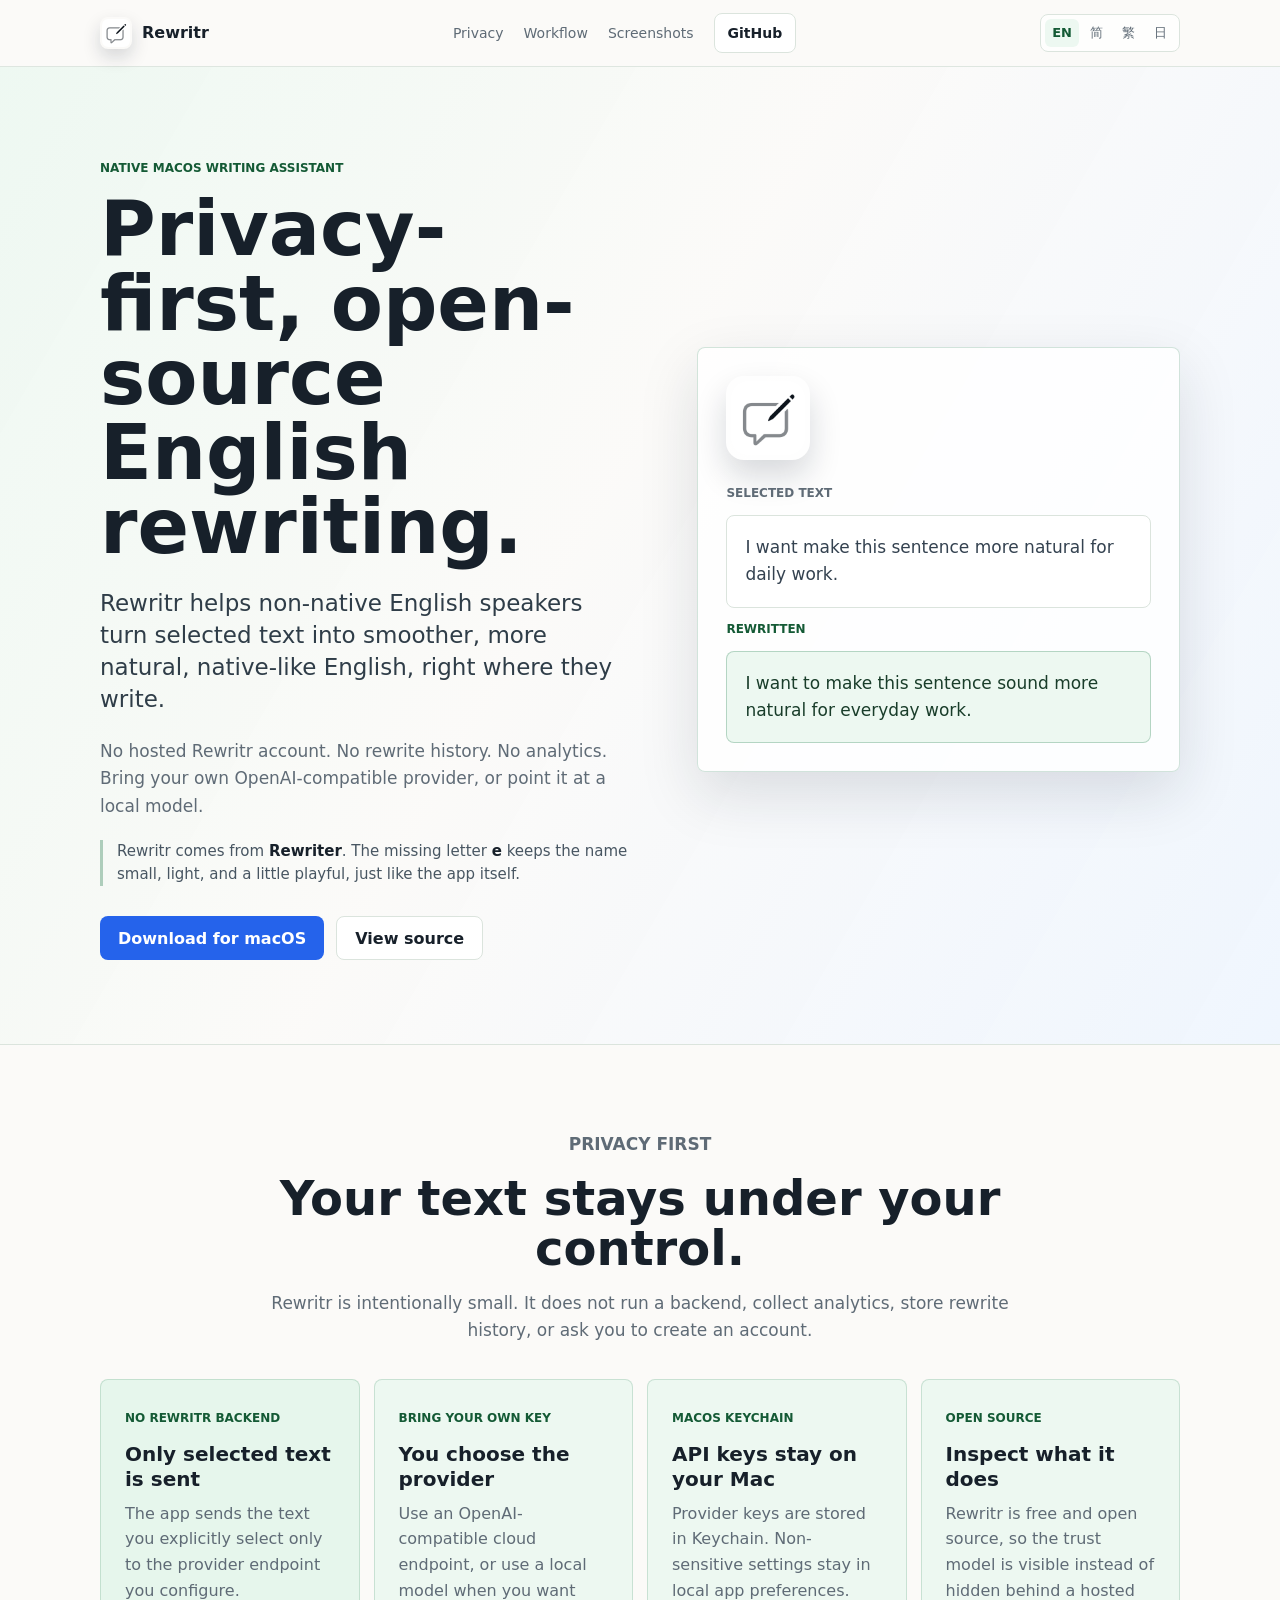
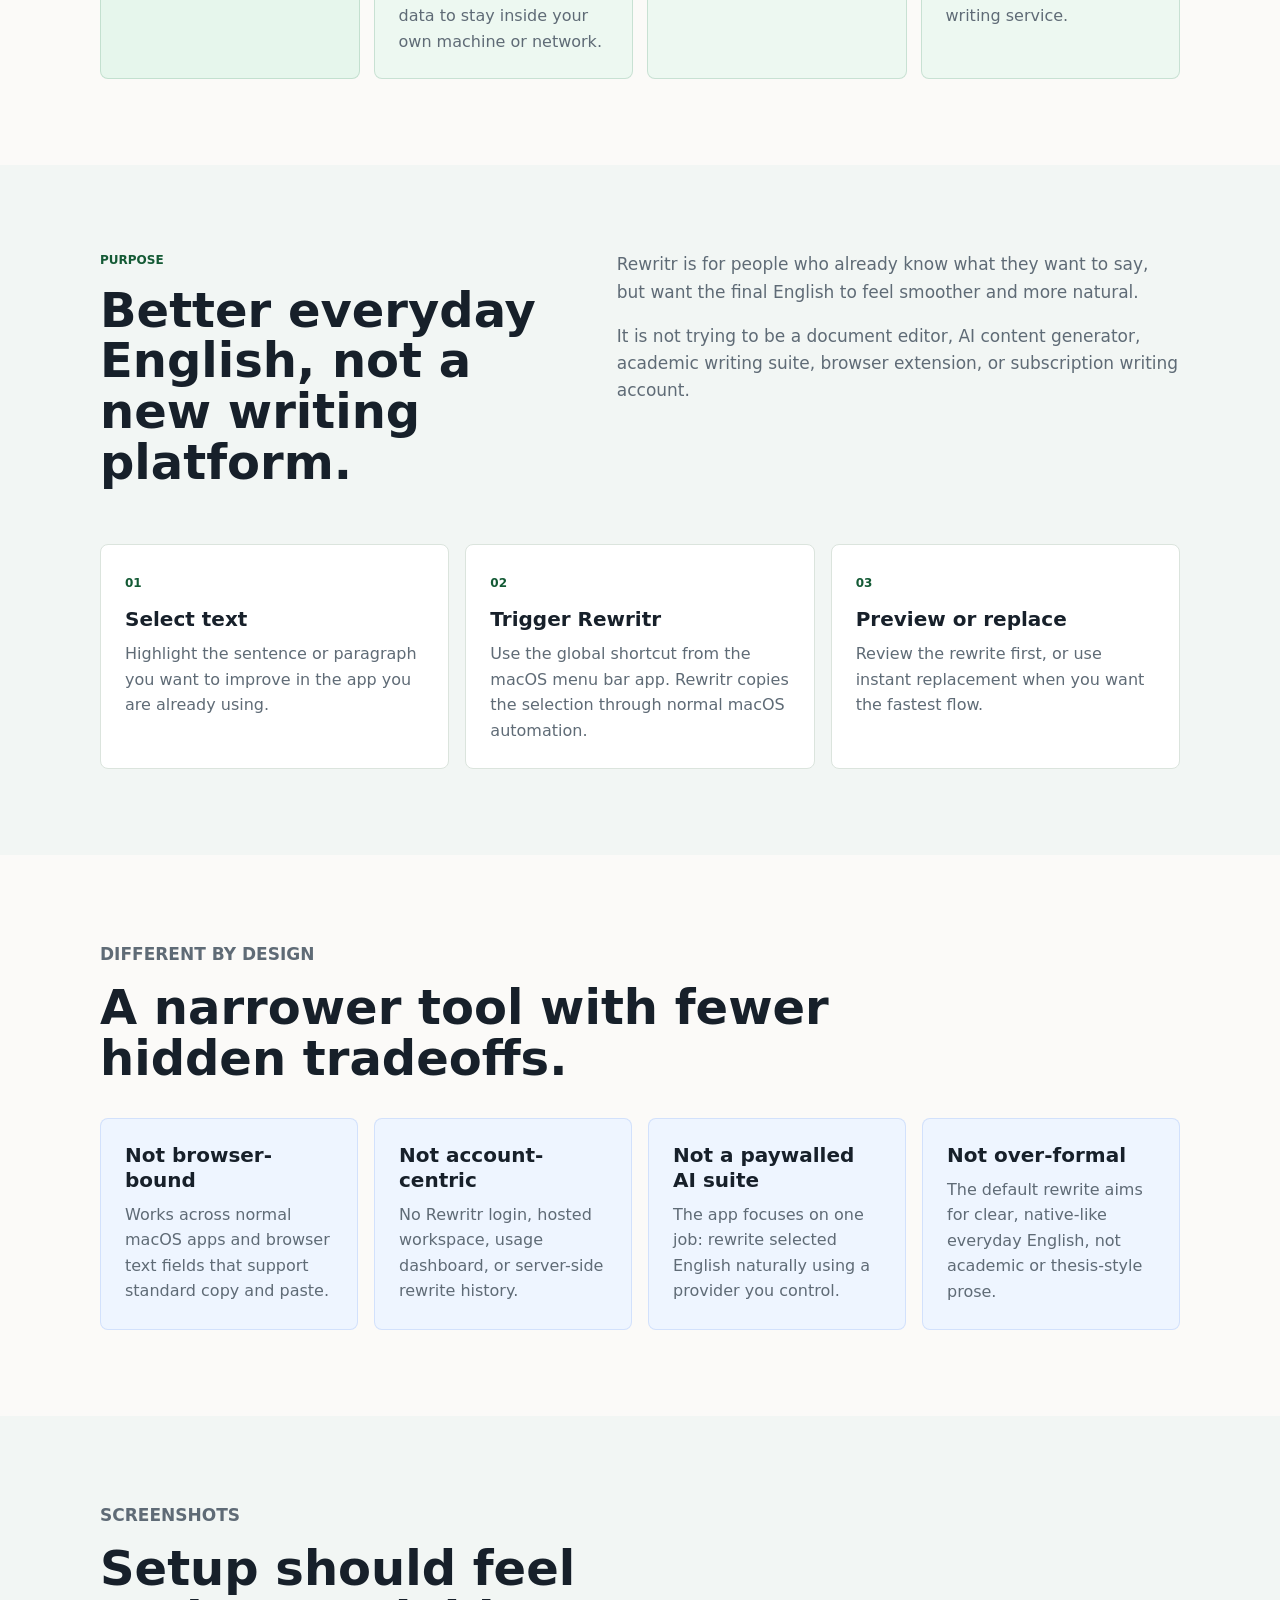
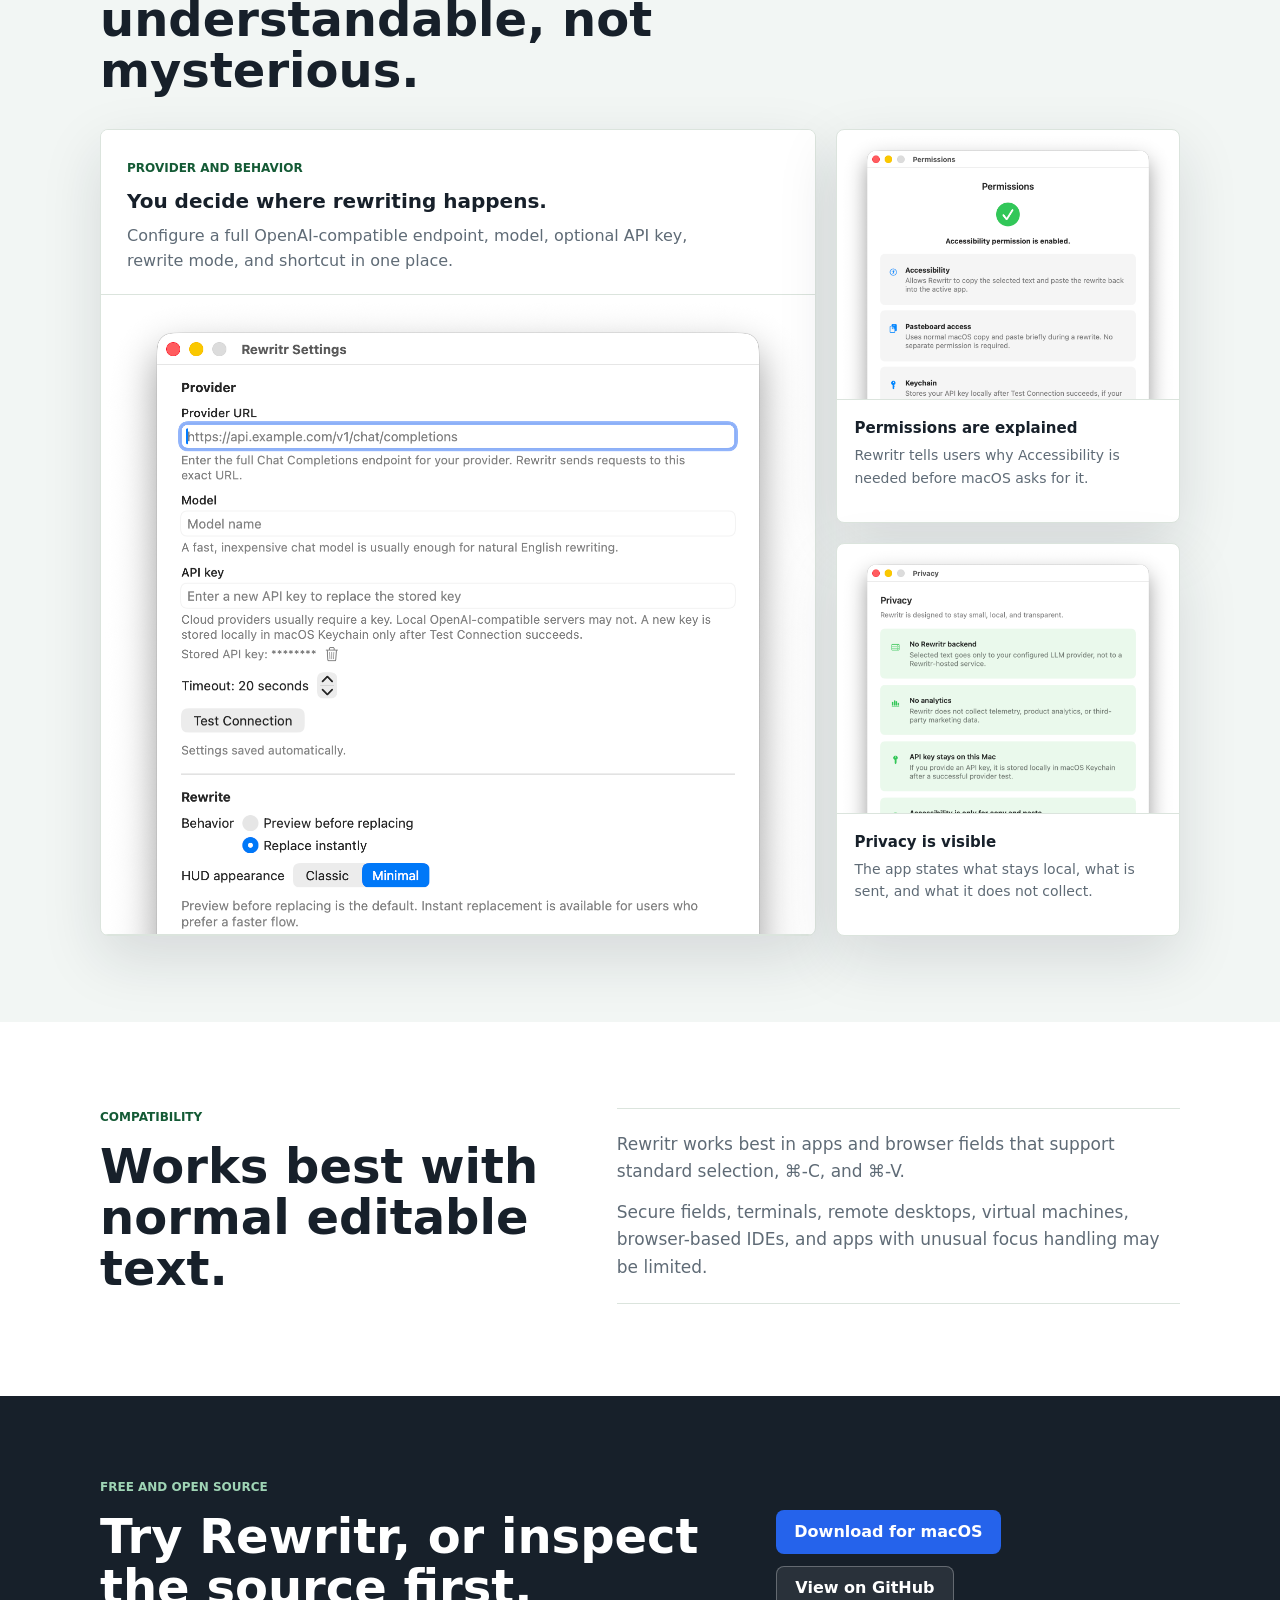
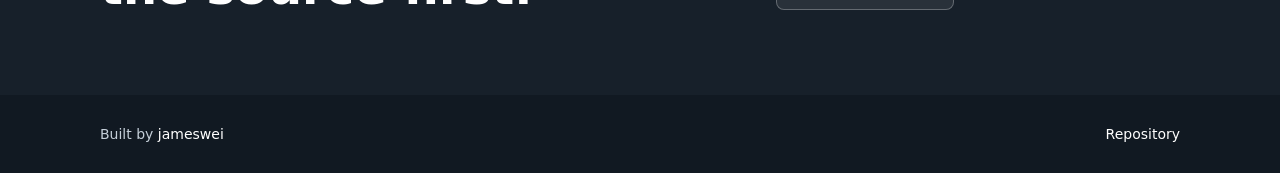
<file: website/index.html>
<!doctype html>
<html lang="en">
  <head>
    <meta charset="utf-8" />
    <meta name="viewport" content="width=device-width, initial-scale=1" />
    <title>Rewritr - Private English rewriting for macOS</title>
    <meta
      name="description"
      content="Rewritr is a privacy-first, open-source macOS menu bar app that rewrites selected English into smoother, more natural, native-like English."
    />
    <link rel="alternate" hreflang="en" href="./" />
    <link rel="alternate" hreflang="zh-Hans" href="zh-CN/" />
    <link rel="alternate" hreflang="zh-Hant" href="zh-TW/" />
    <link rel="alternate" hreflang="ja" href="ja/" />
    <link rel="alternate" hreflang="x-default" href="./" />
    <link rel="icon" href="assets/app-icon.png" type="image/png" />
    <link rel="stylesheet" href="css/styles.css" />
  </head>
  <body>
    <header class="site-header">
      <nav class="nav" aria-label="Main navigation">
        <a class="brand" href="#top" aria-label="Rewritr home">
          <img class="brand-mark" src="assets/app-icon.png" alt="" />
          <span>Rewritr</span>
        </a>
        <div class="nav-links">
          <a href="#privacy">Privacy</a>
          <a href="#workflow">Workflow</a>
          <a href="#screenshots">Screenshots</a>
          <a href="https://github.com/jameswei/rewritr" class="nav-button">GitHub</a>
        </div>
        <div class="language-switcher" aria-label="Language selector">
          <a href="./" aria-current="page">EN</a>
          <a href="zh-CN/">简</a>
          <a href="zh-TW/">繁</a>
          <a href="ja/">日</a>
        </div>
      </nav>
    </header>

    <main id="top">
      <section class="hero" aria-labelledby="hero-title">
        <div class="container hero-grid">
          <div class="hero-copy">
            <p class="eyebrow">Native macOS writing assistant</p>
            <h1 id="hero-title">
              <span class="title-part">Privacy-first,</span>
              <span class="title-part">open-source</span>
              <span class="title-part">English rewriting.</span>
            </h1>
            <p class="hero-lede">
              <span class="mobile-line">Rewritr helps non-native English speakers</span>
              <span class="mobile-line">turn selected text into smoother,</span>
              <span class="mobile-line">more natural, native-like English,</span>
              <span class="mobile-line">right where they write.</span>
            </p>
            <p class="hero-note">
              <span class="mobile-line">No hosted Rewritr account.</span>
              <span class="mobile-line">No rewrite history. No analytics.</span>
              <span class="mobile-line">Bring your own OpenAI-compatible provider,</span>
              <span class="mobile-line">or point it at a local model.</span>
            </p>
            <p class="name-note">
              Rewritr comes from <strong>Rewriter</strong>. The missing letter <strong>e</strong>
              keeps the name small, light, and a little playful, just like the app itself.
            </p>
            <div class="hero-actions" aria-label="Primary actions">
              <a class="button primary" href="https://github.com/jameswei/rewritr/releases">Download for macOS</a>
              <a class="button secondary" href="https://github.com/jameswei/rewritr">View source</a>
            </div>
          </div>
          <div class="hero-panel" aria-label="Rewritr value summary">
            <img class="hero-icon" src="assets/app-icon.png" alt="Rewritr app icon" />
            <div class="rewrite-demo">
              <span class="demo-label">Selected text</span>
              <p>I want make this sentence more natural for daily work.</p>
              <span class="demo-arrow" aria-hidden="true">Rewritten</span>
              <p class="demo-result">I want to make this sentence sound more natural for everyday work.</p>
            </div>
          </div>
        </div>
      </section>

      <section class="section trust-section" id="privacy" aria-labelledby="privacy-title">
        <div class="container section-heading compact">
          <p class="eyebrow">Privacy first</p>
          <h2 id="privacy-title">Your text stays under your control.</h2>
          <p>
            Rewritr is intentionally small. It does not run a backend, collect analytics,
            store rewrite history, or ask you to create an account.
          </p>
        </div>
        <div class="container value-grid">
          <article class="value-card highlight">
            <span>No Rewritr backend</span>
            <h3>Only selected text is sent</h3>
            <p>
              The app sends the text you explicitly select only to the provider endpoint
              you configure.
            </p>
          </article>
          <article class="value-card">
            <span>Bring your own key</span>
            <h3>You choose the provider</h3>
            <p>
              Use an OpenAI-compatible cloud endpoint, or use a local model when you want
              data to stay inside your own machine or network.
            </p>
          </article>
          <article class="value-card">
            <span>macOS Keychain</span>
            <h3>API keys stay on your Mac</h3>
            <p>
              Provider keys are stored in Keychain. Non-sensitive settings stay in local
              app preferences.
            </p>
          </article>
          <article class="value-card">
            <span>Open source</span>
            <h3>Inspect what it does</h3>
            <p>
              Rewritr is free and open source, so the trust model is visible instead of
              hidden behind a hosted writing service.
            </p>
          </article>
        </div>
      </section>

      <section class="section muted" id="workflow" aria-labelledby="workflow-title">
        <div class="container split-layout">
          <div>
            <p class="eyebrow">Purpose</p>
            <h2 id="workflow-title">Better everyday English, not a new writing platform.</h2>
          </div>
          <div class="section-copy">
            <p>
              Rewritr is for people who already know what they want to say, but want the
              final English to feel smoother and more natural.
            </p>
            <p>
              It is not trying to be a document editor, AI content generator, academic
              writing suite, browser extension, or subscription writing account.
            </p>
          </div>
        </div>
        <div class="container step-grid" aria-label="Rewrite flow">
          <article class="step-card">
            <span>01</span>
            <h3>Select text</h3>
            <p>Highlight the sentence or paragraph you want to improve in the app you are already using.</p>
          </article>
          <article class="step-card">
            <span>02</span>
            <h3>Trigger Rewritr</h3>
            <p>Use the global shortcut from the macOS menu bar app. Rewritr copies the selection through normal macOS automation.</p>
          </article>
          <article class="step-card">
            <span>03</span>
            <h3>Preview or replace</h3>
            <p>Review the rewrite first, or use instant replacement when you want the fastest flow.</p>
          </article>
        </div>
      </section>

      <section class="section" id="different" aria-labelledby="different-title">
        <div class="container section-heading">
          <p class="eyebrow">Different by design</p>
          <h2 id="different-title">A narrower tool with fewer hidden tradeoffs.</h2>
        </div>
        <div class="container difference-grid">
          <article>
            <h3>Not browser-bound</h3>
            <p>Works across normal macOS apps and browser text fields that support standard copy and paste.</p>
          </article>
          <article>
            <h3>Not account-centric</h3>
            <p>No Rewritr login, hosted workspace, usage dashboard, or server-side rewrite history.</p>
          </article>
          <article>
            <h3>Not a paywalled AI suite</h3>
            <p>The app focuses on one job: rewrite selected English naturally using a provider you control.</p>
          </article>
          <article>
            <h3>Not over-formal</h3>
            <p>The default rewrite aims for clear, native-like everyday English, not academic or thesis-style prose.</p>
          </article>
        </div>
      </section>

      <section class="section muted" id="screenshots" aria-labelledby="screenshots-title">
        <div class="container section-heading">
          <p class="eyebrow">Screenshots</p>
          <h2 id="screenshots-title">Setup should feel understandable, not mysterious.</h2>
        </div>
        <div class="container screenshot-showcase">
          <figure class="screenshot primary-shot">
            <div class="shot-copy">
              <span>Provider and behavior</span>
              <h3>You decide where rewriting happens.</h3>
              <p>Configure a full OpenAI-compatible endpoint, model, optional API key, rewrite mode, and shortcut in one place.</p>
            </div>
            <img src="assets/screenshot_settings.png" alt="Rewritr settings with provider configuration, rewrite behavior, HUD appearance, and shortcut" />
          </figure>
          <div class="supporting-shots">
            <figure class="screenshot compact-shot">
              <img src="assets/screenshot_permissions.png" alt="Rewritr permission setup screen with Accessibility permission status" />
              <figcaption>
                <strong>Permissions are explained</strong>
                Rewritr tells users why Accessibility is needed before macOS asks for it.
              </figcaption>
            </figure>
            <figure class="screenshot compact-shot">
              <img src="assets/screenshot_privacy.png" alt="Rewritr privacy page showing local storage and provider transparency" />
              <figcaption>
                <strong>Privacy is visible</strong>
                The app states what stays local, what is sent, and what it does not collect.
              </figcaption>
            </figure>
          </div>
        </div>
      </section>

      <section class="section limits" id="limits" aria-labelledby="limits-title">
        <div class="container split-layout">
          <div>
            <p class="eyebrow">Compatibility</p>
            <h2 id="limits-title">Works best with normal editable text.</h2>
          </div>
          <div class="limit-list">
            <p>Rewritr works best in apps and browser fields that support standard selection, ⌘-C, and ⌘-V.</p>
            <p>Secure fields, terminals, remote desktops, virtual machines, browser-based IDEs, and apps with unusual focus handling may be limited.</p>
          </div>
        </div>
      </section>

      <section class="cta" aria-labelledby="cta-title">
        <div class="container cta-inner">
          <div>
            <p class="eyebrow">Free and open source</p>
            <h2 id="cta-title">Try Rewritr, or inspect the source first.</h2>
          </div>
          <div class="hero-actions">
            <a class="button primary" href="https://github.com/jameswei/rewritr/releases">Download for macOS</a>
            <a class="button secondary dark" href="https://github.com/jameswei/rewritr">View on GitHub</a>
          </div>
        </div>
      </section>
    </main>

    <footer class="footer">
      <div class="container footer-inner">
        <span>Built by <a href="https://github.com/jameswei">jameswei</a></span>
        <span><a href="https://github.com/jameswei/rewritr">Repository</a></span>
      </div>
    </footer>
  </body>
</html>
</file>
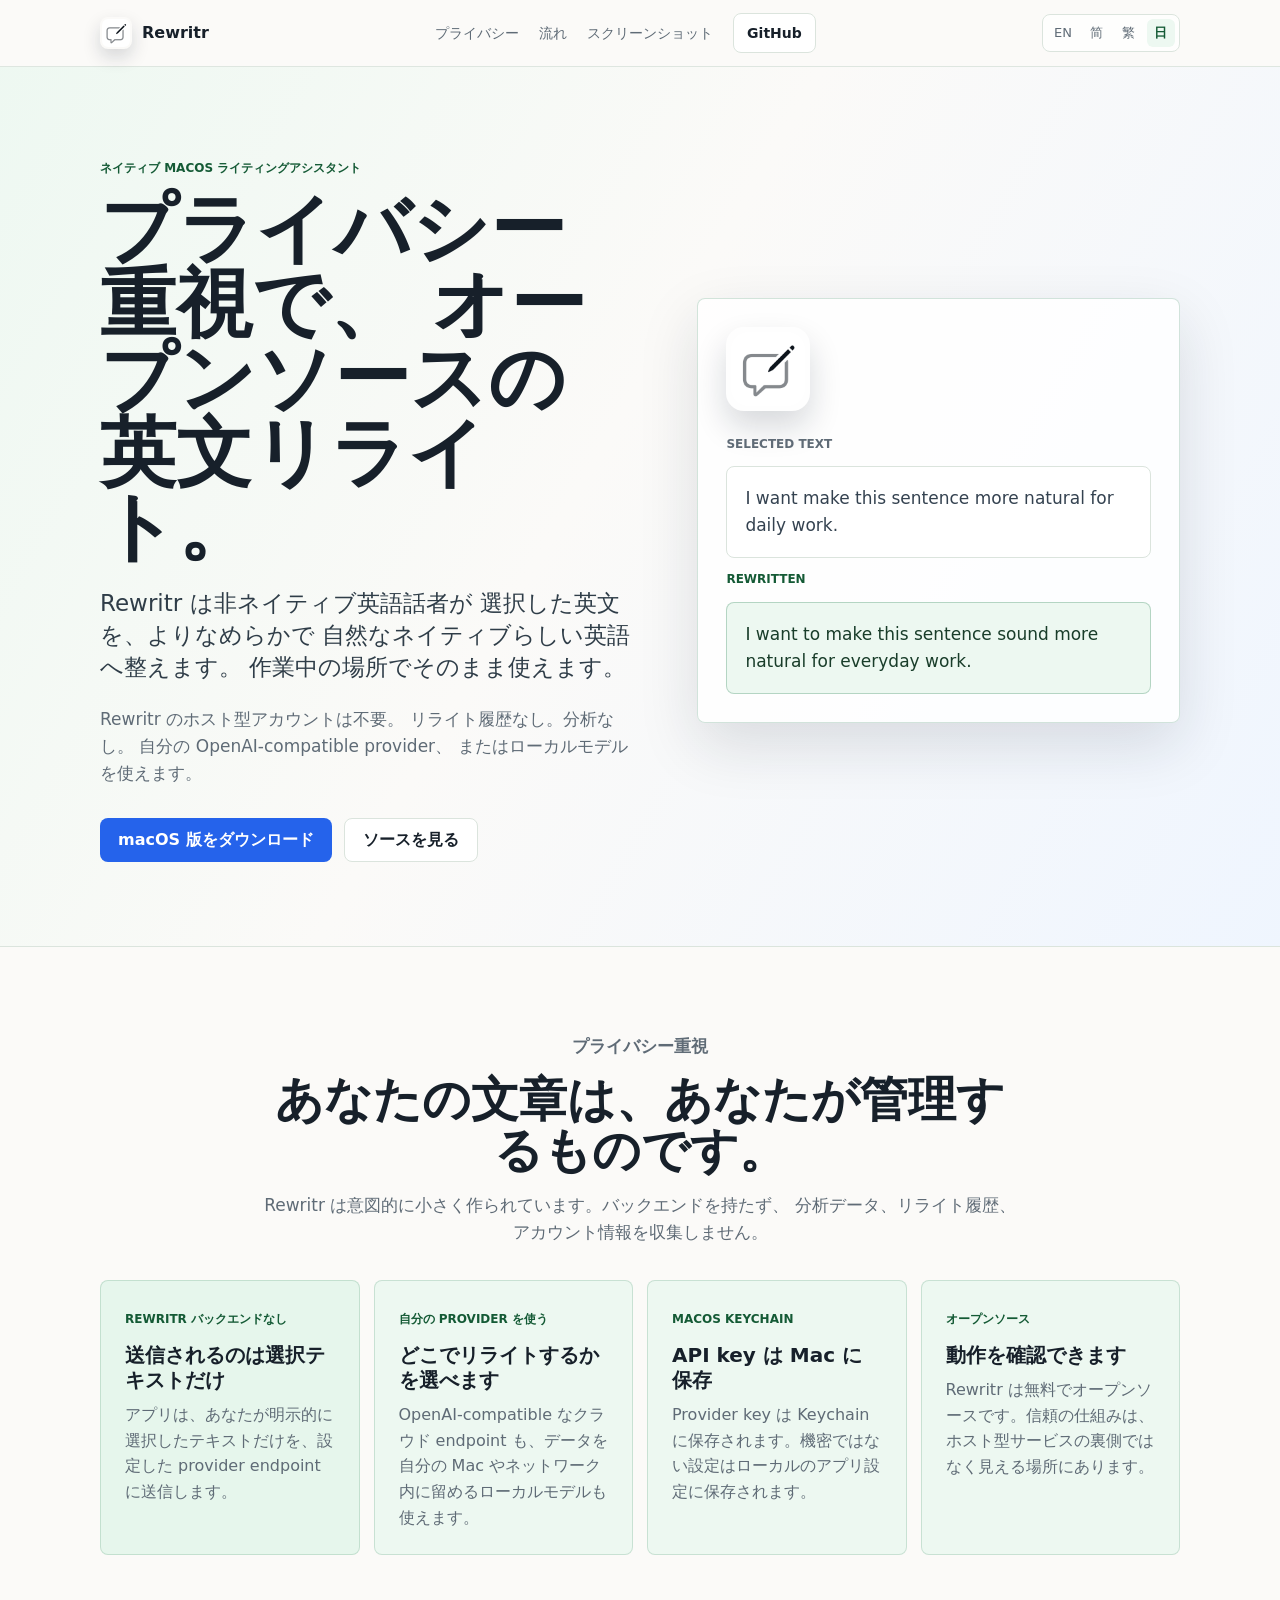
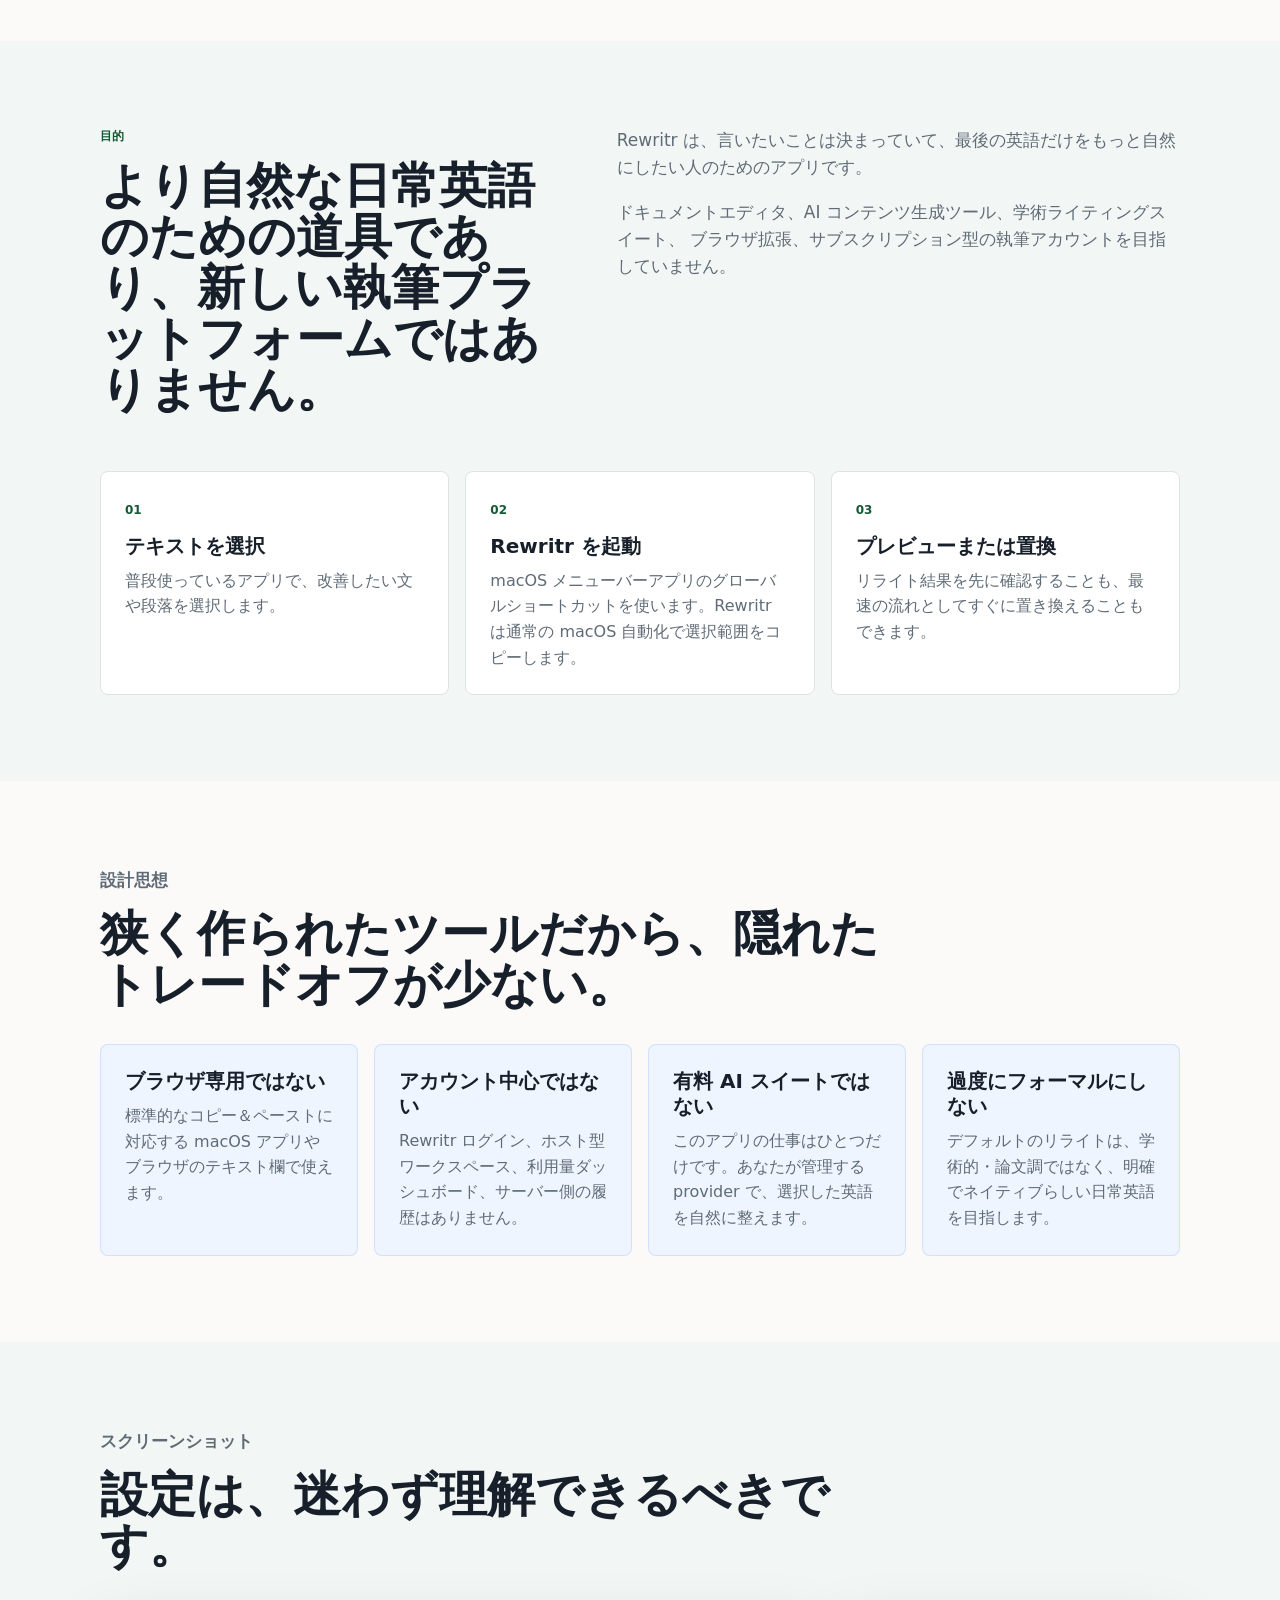
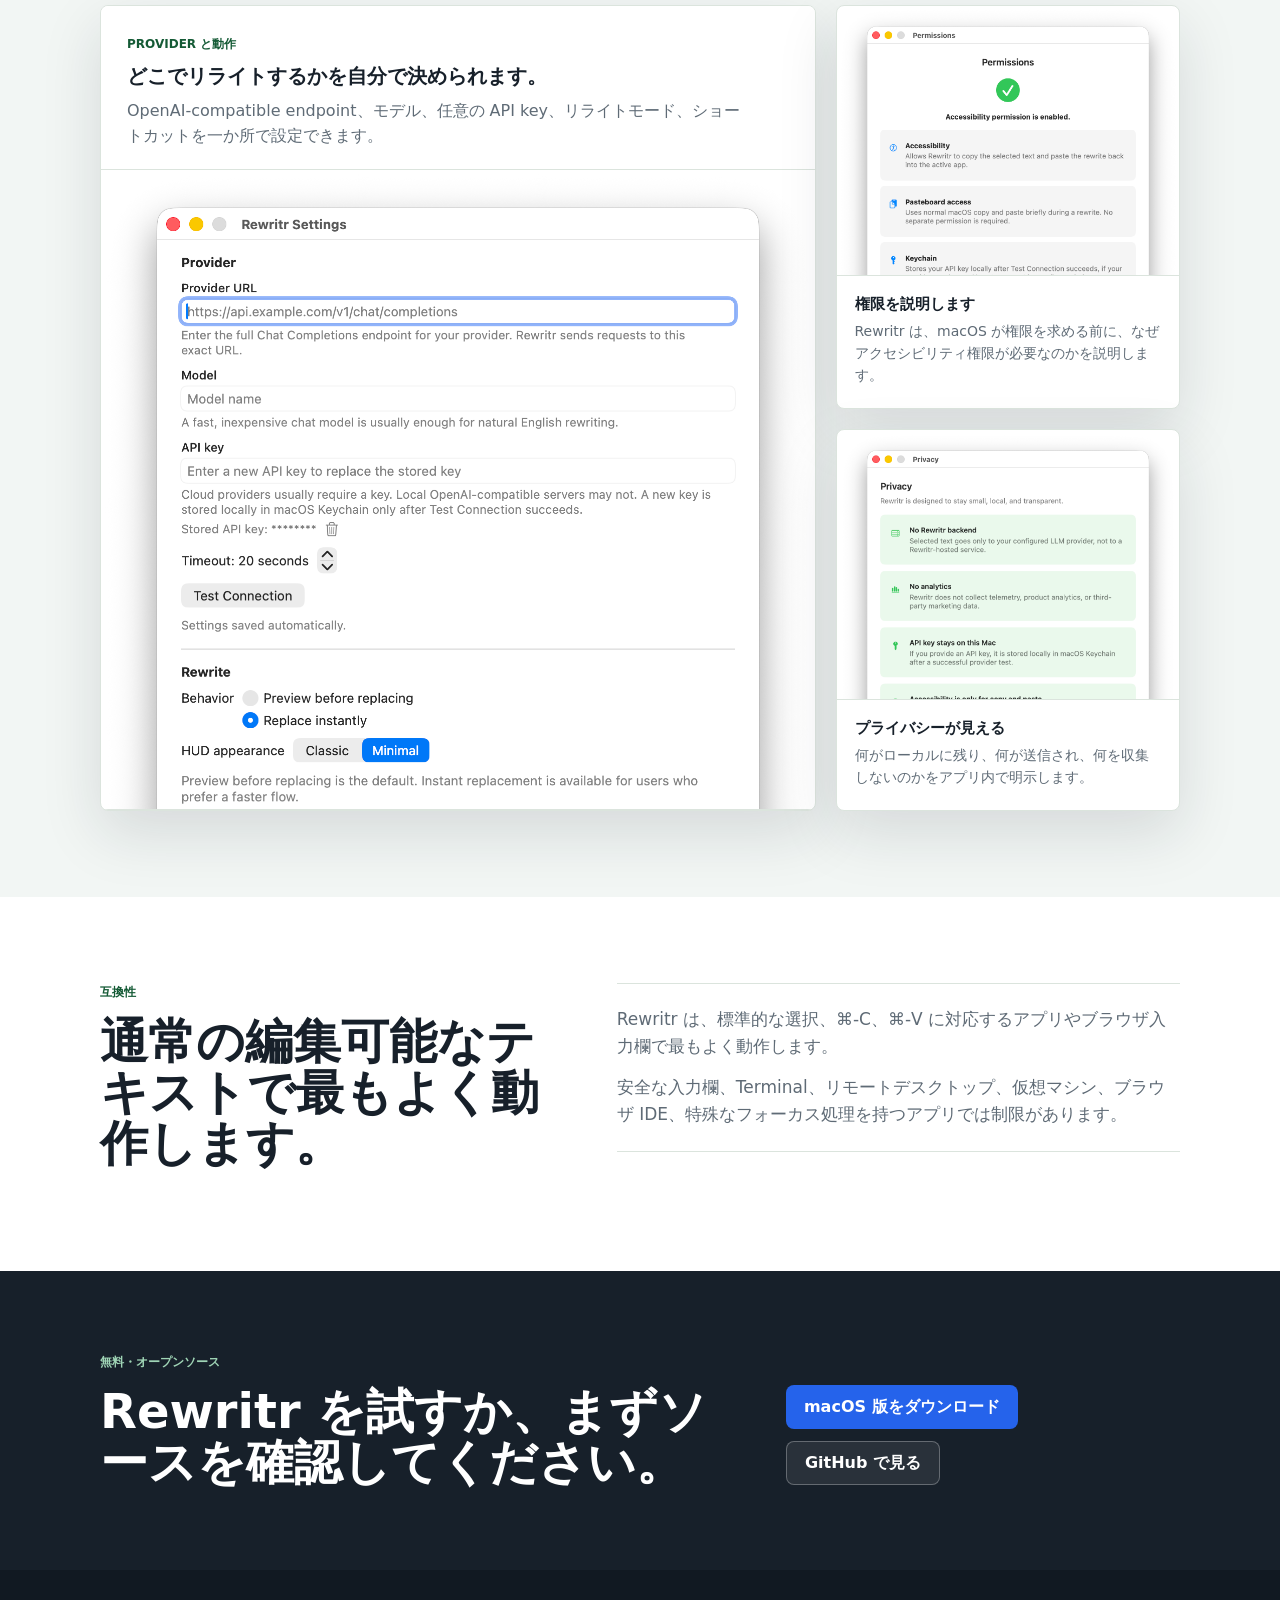
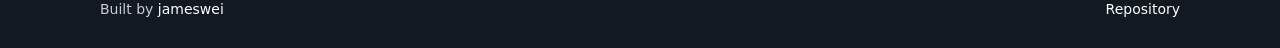
<file: website/ja/index.html>
<!doctype html>
<html lang="ja">
  <head>
    <meta charset="utf-8" />
    <meta name="viewport" content="width=device-width, initial-scale=1" />
    <title>Rewritr - macOS 向けのプライベートな英文リライト</title>
    <meta
      name="description"
      content="Rewritr は、選択した英語をより自然でなめらかな表現に整える、プライバシー重視のオープンソース macOS メニューバーアプリです。"
    />
    <link rel="alternate" hreflang="en" href="../" />
    <link rel="alternate" hreflang="zh-Hans" href="../zh-CN/" />
    <link rel="alternate" hreflang="zh-Hant" href="../zh-TW/" />
    <link rel="alternate" hreflang="ja" href="./" />
    <link rel="alternate" hreflang="x-default" href="../" />
    <link rel="icon" href="../assets/app-icon.png" type="image/png" />
    <link rel="stylesheet" href="../css/styles.css" />
  </head>
  <body>
    <header class="site-header">
      <nav class="nav" aria-label="メインナビゲーション">
        <a class="brand" href="#top" aria-label="Rewritr ホーム">
          <img class="brand-mark" src="../assets/app-icon.png" alt="" />
          <span>Rewritr</span>
        </a>
        <div class="nav-links">
          <a href="#privacy">プライバシー</a>
          <a href="#workflow">流れ</a>
          <a href="#screenshots">スクリーンショット</a>
          <a href="https://github.com/jameswei/rewritr" class="nav-button">GitHub</a>
        </div>
        <div class="language-switcher" aria-label="言語選択">
          <a href="../">EN</a>
          <a href="../zh-CN/">简</a>
          <a href="../zh-TW/">繁</a>
          <a href="./" aria-current="page">日</a>
        </div>
      </nav>
    </header>

    <main id="top">
      <section class="hero" aria-labelledby="hero-title">
        <div class="container hero-grid">
          <div class="hero-copy">
            <p class="eyebrow">ネイティブ macOS ライティングアシスタント</p>
            <h1 id="hero-title">
              <span class="title-part">プライバシー重視で、</span>
              <span class="title-part">オープンソースの</span>
              <span class="title-part">英文リライト。</span>
            </h1>
            <p class="hero-lede">
              <span class="mobile-line">Rewritr は非ネイティブ英語話者が</span>
              <span class="mobile-line">選択した英文を、よりなめらかで</span>
              <span class="mobile-line">自然なネイティブらしい英語へ整えます。</span>
              <span class="mobile-line">作業中の場所でそのまま使えます。</span>
            </p>
            <p class="hero-note">
              <span class="mobile-line">Rewritr のホスト型アカウントは不要。</span>
              <span class="mobile-line">リライト履歴なし。分析なし。</span>
              <span class="mobile-line">自分の OpenAI-compatible provider、</span>
              <span class="mobile-line">またはローカルモデルを使えます。</span>
            </p>
            <div class="hero-actions" aria-label="主な操作">
              <a class="button primary" href="https://github.com/jameswei/rewritr/releases">macOS 版をダウンロード</a>
              <a class="button secondary" href="https://github.com/jameswei/rewritr">ソースを見る</a>
            </div>
          </div>
          <div class="hero-panel" aria-label="Rewritr の価値概要">
            <img class="hero-icon" src="../assets/app-icon.png" alt="Rewritr app icon" />
            <div class="rewrite-demo">
              <span class="demo-label">Selected text</span>
              <p>I want make this sentence more natural for daily work.</p>
              <span class="demo-arrow" aria-hidden="true">Rewritten</span>
              <p class="demo-result">I want to make this sentence sound more natural for everyday work.</p>
            </div>
          </div>
        </div>
      </section>

      <section class="section trust-section" id="privacy" aria-labelledby="privacy-title">
        <div class="container section-heading compact">
          <p class="eyebrow">プライバシー重視</p>
          <h2 id="privacy-title">あなたの文章は、あなたが管理するものです。</h2>
          <p>
            Rewritr は意図的に小さく作られています。バックエンドを持たず、
            分析データ、リライト履歴、アカウント情報を収集しません。
          </p>
        </div>
        <div class="container value-grid">
          <article class="value-card highlight">
            <span>Rewritr バックエンドなし</span>
            <h3>送信されるのは選択テキストだけ</h3>
            <p>
              アプリは、あなたが明示的に選択したテキストだけを、設定した provider endpoint に送信します。
            </p>
          </article>
          <article class="value-card">
            <span>自分の provider を使う</span>
            <h3>どこでリライトするかを選べます</h3>
            <p>
              OpenAI-compatible なクラウド endpoint も、データを自分の Mac やネットワーク内に留めるローカルモデルも使えます。
            </p>
          </article>
          <article class="value-card">
            <span>macOS Keychain</span>
            <h3>API key は Mac に保存</h3>
            <p>
              Provider key は Keychain に保存されます。機密ではない設定はローカルのアプリ設定に保存されます。
            </p>
          </article>
          <article class="value-card">
            <span>オープンソース</span>
            <h3>動作を確認できます</h3>
            <p>
              Rewritr は無料でオープンソースです。信頼の仕組みは、ホスト型サービスの裏側ではなく見える場所にあります。
            </p>
          </article>
        </div>
      </section>

      <section class="section muted" id="workflow" aria-labelledby="workflow-title">
        <div class="container split-layout">
          <div>
            <p class="eyebrow">目的</p>
            <h2 id="workflow-title">より自然な日常英語のための道具であり、新しい執筆プラットフォームではありません。</h2>
          </div>
          <div class="section-copy">
            <p>
              Rewritr は、言いたいことは決まっていて、最後の英語だけをもっと自然にしたい人のためのアプリです。
            </p>
            <p>
              ドキュメントエディタ、AI コンテンツ生成ツール、学術ライティングスイート、
              ブラウザ拡張、サブスクリプション型の執筆アカウントを目指していません。
            </p>
          </div>
        </div>
        <div class="container step-grid" aria-label="リライトの流れ">
          <article class="step-card">
            <span>01</span>
            <h3>テキストを選択</h3>
            <p>普段使っているアプリで、改善したい文や段落を選択します。</p>
          </article>
          <article class="step-card">
            <span>02</span>
            <h3>Rewritr を起動</h3>
            <p>macOS メニューバーアプリのグローバルショートカットを使います。Rewritr は通常の macOS 自動化で選択範囲をコピーします。</p>
          </article>
          <article class="step-card">
            <span>03</span>
            <h3>プレビューまたは置換</h3>
            <p>リライト結果を先に確認することも、最速の流れとしてすぐに置き換えることもできます。</p>
          </article>
        </div>
      </section>

      <section class="section" id="different" aria-labelledby="different-title">
        <div class="container section-heading">
          <p class="eyebrow">設計思想</p>
          <h2 id="different-title">狭く作られたツールだから、隠れたトレードオフが少ない。</h2>
        </div>
        <div class="container difference-grid">
          <article>
            <h3>ブラウザ専用ではない</h3>
            <p>標準的なコピー＆ペーストに対応する macOS アプリやブラウザのテキスト欄で使えます。</p>
          </article>
          <article>
            <h3>アカウント中心ではない</h3>
            <p>Rewritr ログイン、ホスト型ワークスペース、利用量ダッシュボード、サーバー側の履歴はありません。</p>
          </article>
          <article>
            <h3>有料 AI スイートではない</h3>
            <p>このアプリの仕事はひとつだけです。あなたが管理する provider で、選択した英語を自然に整えます。</p>
          </article>
          <article>
            <h3>過度にフォーマルにしない</h3>
            <p>デフォルトのリライトは、学術的・論文調ではなく、明確でネイティブらしい日常英語を目指します。</p>
          </article>
        </div>
      </section>

      <section class="section muted" id="screenshots" aria-labelledby="screenshots-title">
        <div class="container section-heading">
          <p class="eyebrow">スクリーンショット</p>
          <h2 id="screenshots-title">設定は、迷わず理解できるべきです。</h2>
        </div>
        <div class="container screenshot-showcase">
          <figure class="screenshot primary-shot">
            <div class="shot-copy">
              <span>Provider と動作</span>
              <h3>どこでリライトするかを自分で決められます。</h3>
              <p>OpenAI-compatible endpoint、モデル、任意の API key、リライトモード、ショートカットを一か所で設定できます。</p>
            </div>
            <img src="../assets/screenshot_settings.png" alt="Rewritr settings with provider configuration, rewrite behavior, HUD appearance, and shortcut" />
          </figure>
          <div class="supporting-shots">
            <figure class="screenshot compact-shot">
              <img src="../assets/screenshot_permissions.png" alt="Rewritr permission setup screen with Accessibility permission status" />
              <figcaption>
                <strong>権限を説明します</strong>
                Rewritr は、macOS が権限を求める前に、なぜアクセシビリティ権限が必要なのかを説明します。
              </figcaption>
            </figure>
            <figure class="screenshot compact-shot">
              <img src="../assets/screenshot_privacy.png" alt="Rewritr privacy page showing local storage and provider transparency" />
              <figcaption>
                <strong>プライバシーが見える</strong>
                何がローカルに残り、何が送信され、何を収集しないのかをアプリ内で明示します。
              </figcaption>
            </figure>
          </div>
        </div>
      </section>

      <section class="section limits" id="limits" aria-labelledby="limits-title">
        <div class="container split-layout">
          <div>
            <p class="eyebrow">互換性</p>
            <h2 id="limits-title">通常の編集可能なテキストで最もよく動作します。</h2>
          </div>
          <div class="limit-list">
            <p>Rewritr は、標準的な選択、⌘-C、⌘-V に対応するアプリやブラウザ入力欄で最もよく動作します。</p>
            <p>安全な入力欄、Terminal、リモートデスクトップ、仮想マシン、ブラウザ IDE、特殊なフォーカス処理を持つアプリでは制限があります。</p>
          </div>
        </div>
      </section>

      <section class="cta" aria-labelledby="cta-title">
        <div class="container cta-inner">
          <div>
            <p class="eyebrow">無料・オープンソース</p>
            <h2 id="cta-title">Rewritr を試すか、まずソースを確認してください。</h2>
          </div>
          <div class="hero-actions">
            <a class="button primary" href="https://github.com/jameswei/rewritr/releases">macOS 版をダウンロード</a>
            <a class="button secondary dark" href="https://github.com/jameswei/rewritr">GitHub で見る</a>
          </div>
        </div>
      </section>
    </main>

    <footer class="footer">
      <div class="container footer-inner">
        <span>Built by <a href="https://github.com/jameswei">jameswei</a></span>
        <span><a href="https://github.com/jameswei/rewritr">Repository</a></span>
      </div>
    </footer>
  </body>
</html>
</file>
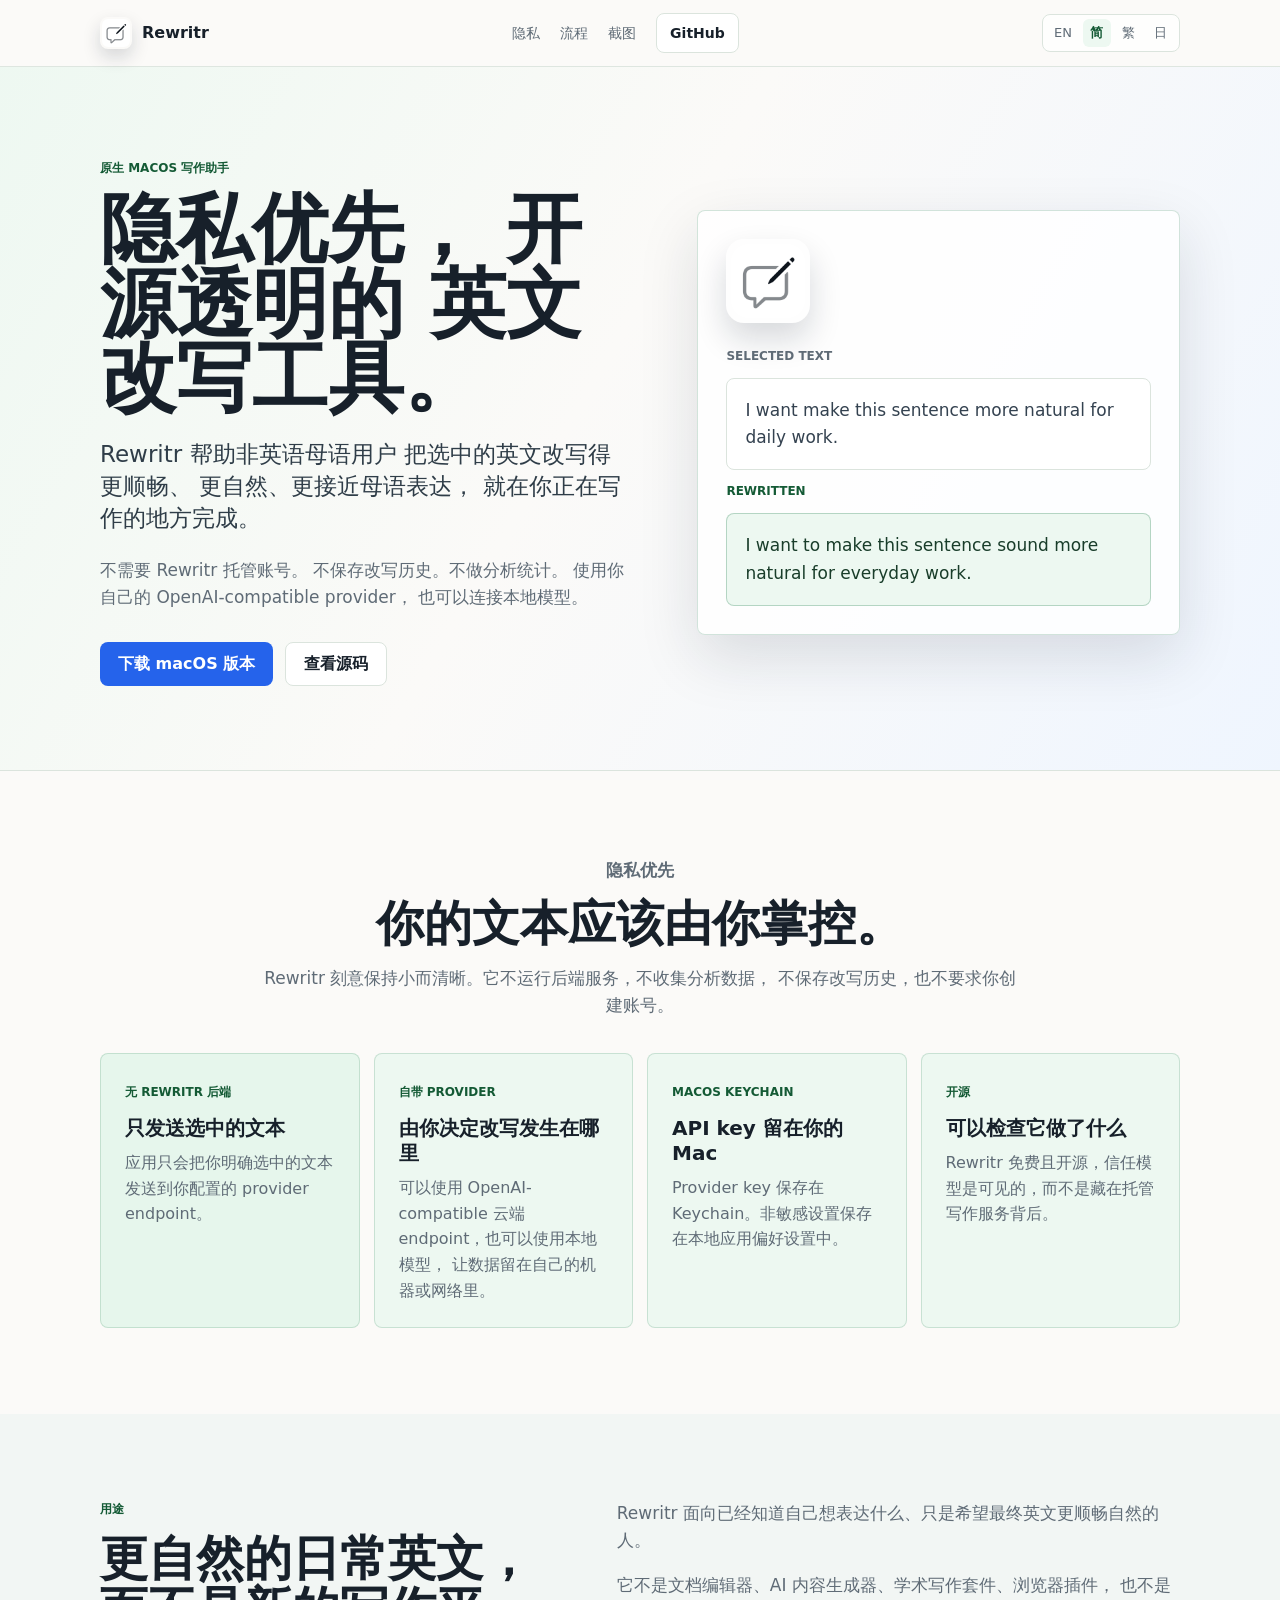
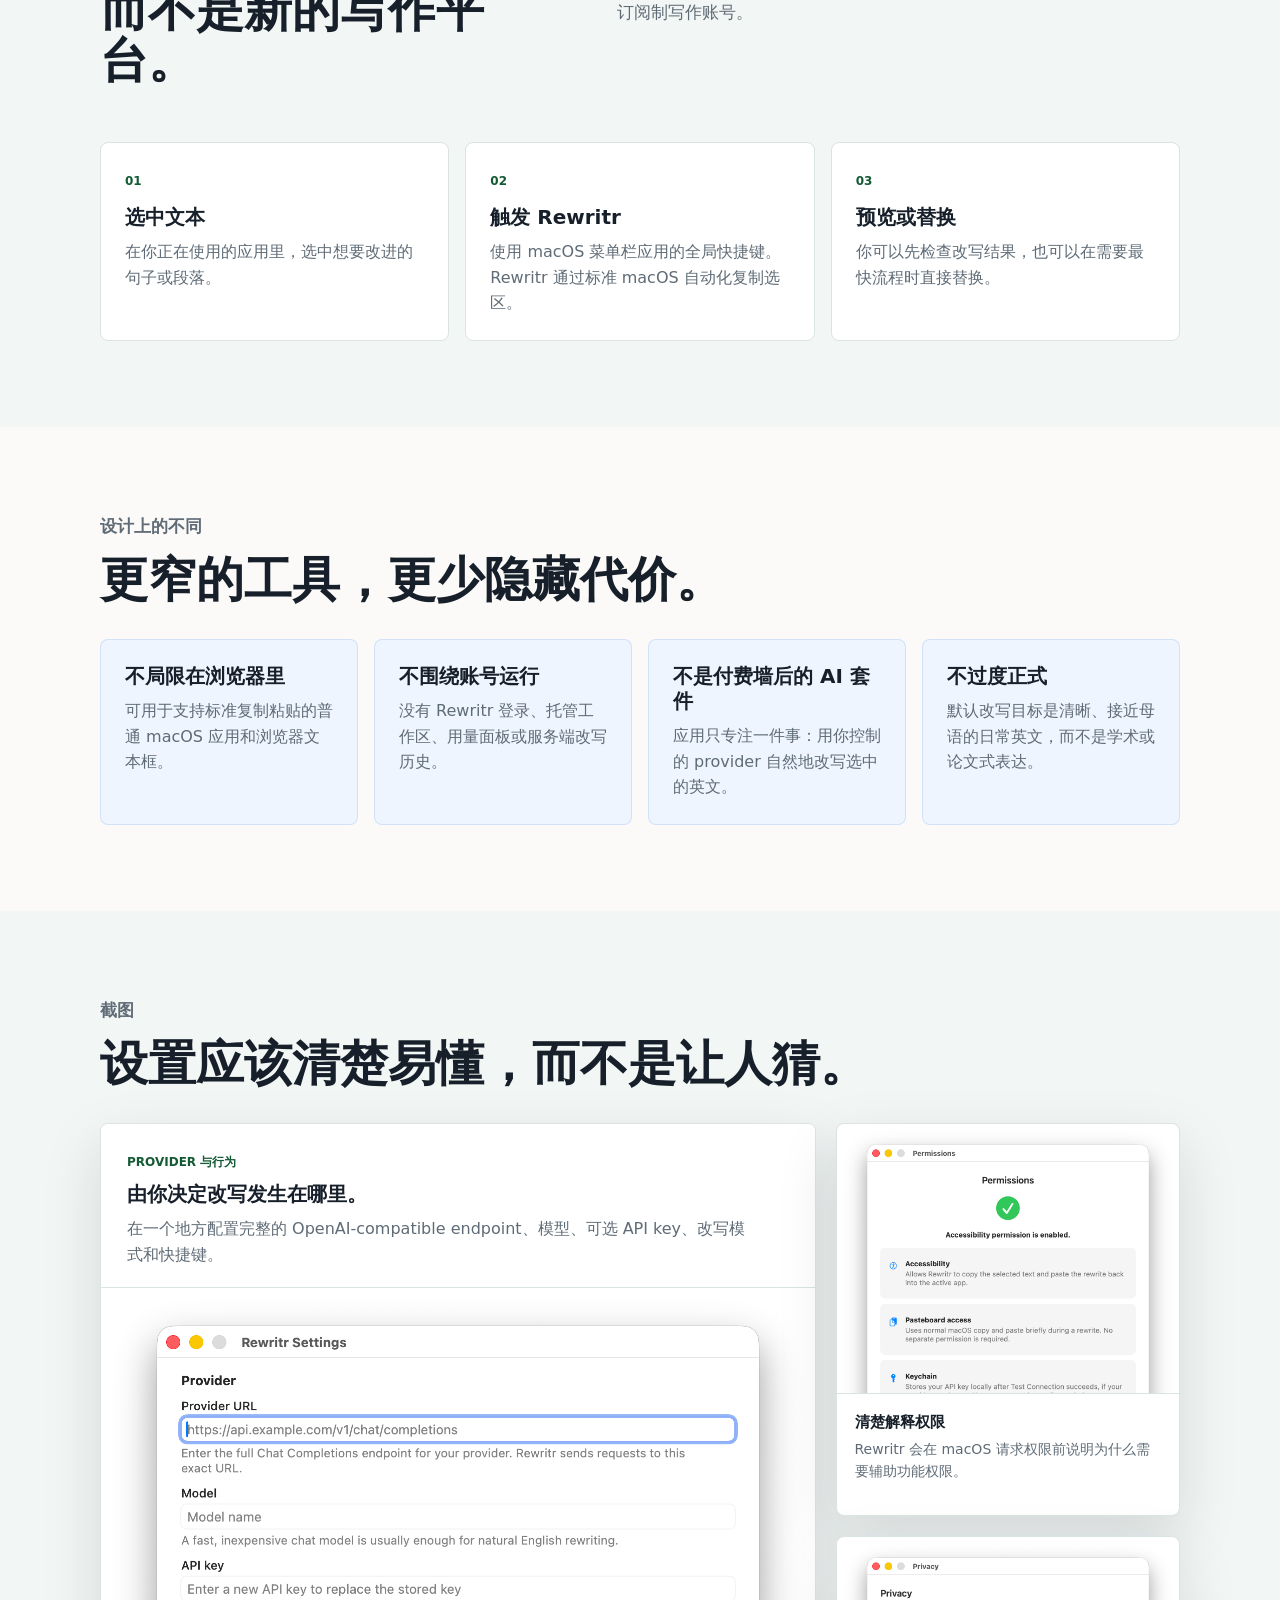
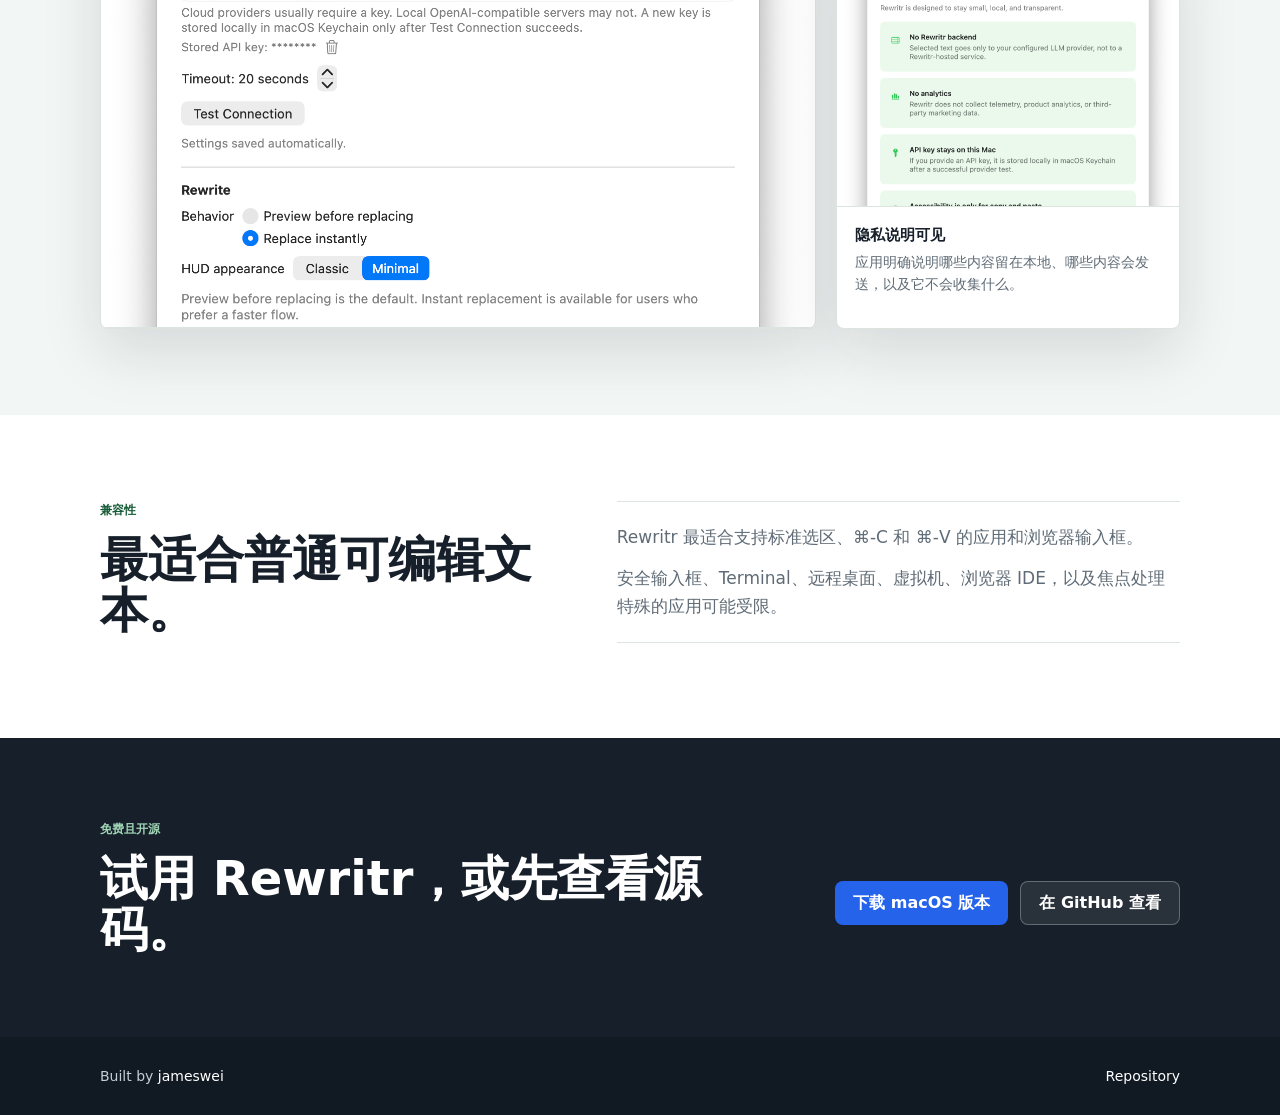
<file: website/zh-CN/index.html>
<!doctype html>
<html lang="zh-Hans">
  <head>
    <meta charset="utf-8" />
    <meta name="viewport" content="width=device-width, initial-scale=1" />
    <title>Rewritr - 面向 macOS 的隐私优先英文改写</title>
    <meta
      name="description"
      content="Rewritr 是一个隐私优先、开源的 macOS 菜单栏应用，帮助非英语母语用户把选中的英文改写得更自然、更顺畅。"
    />
    <link rel="alternate" hreflang="en" href="../" />
    <link rel="alternate" hreflang="zh-Hans" href="./" />
    <link rel="alternate" hreflang="zh-Hant" href="../zh-TW/" />
    <link rel="alternate" hreflang="ja" href="../ja/" />
    <link rel="alternate" hreflang="x-default" href="../" />
    <link rel="icon" href="../assets/app-icon.png" type="image/png" />
    <link rel="stylesheet" href="../css/styles.css" />
  </head>
  <body>
    <header class="site-header">
      <nav class="nav" aria-label="主导航">
        <a class="brand" href="#top" aria-label="Rewritr 首页">
          <img class="brand-mark" src="../assets/app-icon.png" alt="" />
          <span>Rewritr</span>
        </a>
        <div class="nav-links">
          <a href="#privacy">隐私</a>
          <a href="#workflow">流程</a>
          <a href="#screenshots">截图</a>
          <a href="https://github.com/jameswei/rewritr" class="nav-button">GitHub</a>
        </div>
        <div class="language-switcher" aria-label="语言选择">
          <a href="../">EN</a>
          <a href="./" aria-current="page">简</a>
          <a href="../zh-TW/">繁</a>
          <a href="../ja/">日</a>
        </div>
      </nav>
    </header>

    <main id="top">
      <section class="hero" aria-labelledby="hero-title">
        <div class="container hero-grid">
          <div class="hero-copy">
            <p class="eyebrow">原生 macOS 写作助手</p>
            <h1 id="hero-title">
              <span class="title-part">隐私优先，</span>
              <span class="title-part">开源透明的</span>
              <span class="title-part">英文改写工具。</span>
            </h1>
            <p class="hero-lede">
              <span class="mobile-line">Rewritr 帮助非英语母语用户</span>
              <span class="mobile-line">把选中的英文改写得更顺畅、</span>
              <span class="mobile-line">更自然、更接近母语表达，</span>
              <span class="mobile-line">就在你正在写作的地方完成。</span>
            </p>
            <p class="hero-note">
              <span class="mobile-line">不需要 Rewritr 托管账号。</span>
              <span class="mobile-line">不保存改写历史。不做分析统计。</span>
              <span class="mobile-line">使用你自己的 OpenAI-compatible provider，</span>
              <span class="mobile-line">也可以连接本地模型。</span>
            </p>
            <div class="hero-actions" aria-label="主要操作">
              <a class="button primary" href="https://github.com/jameswei/rewritr/releases">下载 macOS 版本</a>
              <a class="button secondary" href="https://github.com/jameswei/rewritr">查看源码</a>
            </div>
          </div>
          <div class="hero-panel" aria-label="Rewritr 价值概览">
            <img class="hero-icon" src="../assets/app-icon.png" alt="Rewritr app icon" />
            <div class="rewrite-demo">
              <span class="demo-label">Selected text</span>
              <p>I want make this sentence more natural for daily work.</p>
              <span class="demo-arrow" aria-hidden="true">Rewritten</span>
              <p class="demo-result">I want to make this sentence sound more natural for everyday work.</p>
            </div>
          </div>
        </div>
      </section>

      <section class="section trust-section" id="privacy" aria-labelledby="privacy-title">
        <div class="container section-heading compact">
          <p class="eyebrow">隐私优先</p>
          <h2 id="privacy-title">你的文本应该由你掌控。</h2>
          <p>
            Rewritr 刻意保持小而清晰。它不运行后端服务，不收集分析数据，
            不保存改写历史，也不要求你创建账号。
          </p>
        </div>
        <div class="container value-grid">
          <article class="value-card highlight">
            <span>无 Rewritr 后端</span>
            <h3>只发送选中的文本</h3>
            <p>
              应用只会把你明确选中的文本发送到你配置的 provider endpoint。
            </p>
          </article>
          <article class="value-card">
            <span>自带 provider</span>
            <h3>由你决定改写发生在哪里</h3>
            <p>
              可以使用 OpenAI-compatible 云端 endpoint，也可以使用本地模型，
              让数据留在自己的机器或网络里。
            </p>
          </article>
          <article class="value-card">
            <span>macOS Keychain</span>
            <h3>API key 留在你的 Mac</h3>
            <p>
              Provider key 保存在 Keychain。非敏感设置保存在本地应用偏好设置中。
            </p>
          </article>
          <article class="value-card">
            <span>开源</span>
            <h3>可以检查它做了什么</h3>
            <p>
              Rewritr 免费且开源，信任模型是可见的，而不是藏在托管写作服务背后。
            </p>
          </article>
        </div>
      </section>

      <section class="section muted" id="workflow" aria-labelledby="workflow-title">
        <div class="container split-layout">
          <div>
            <p class="eyebrow">用途</p>
            <h2 id="workflow-title">更自然的日常英文，而不是新的写作平台。</h2>
          </div>
          <div class="section-copy">
            <p>
              Rewritr 面向已经知道自己想表达什么、只是希望最终英文更顺畅自然的人。
            </p>
            <p>
              它不是文档编辑器、AI 内容生成器、学术写作套件、浏览器插件，
              也不是订阅制写作账号。
            </p>
          </div>
        </div>
        <div class="container step-grid" aria-label="改写流程">
          <article class="step-card">
            <span>01</span>
            <h3>选中文本</h3>
            <p>在你正在使用的应用里，选中想要改进的句子或段落。</p>
          </article>
          <article class="step-card">
            <span>02</span>
            <h3>触发 Rewritr</h3>
            <p>使用 macOS 菜单栏应用的全局快捷键。Rewritr 通过标准 macOS 自动化复制选区。</p>
          </article>
          <article class="step-card">
            <span>03</span>
            <h3>预览或替换</h3>
            <p>你可以先检查改写结果，也可以在需要最快流程时直接替换。</p>
          </article>
        </div>
      </section>

      <section class="section" id="different" aria-labelledby="different-title">
        <div class="container section-heading">
          <p class="eyebrow">设计上的不同</p>
          <h2 id="different-title">更窄的工具，更少隐藏代价。</h2>
        </div>
        <div class="container difference-grid">
          <article>
            <h3>不局限在浏览器里</h3>
            <p>可用于支持标准复制粘贴的普通 macOS 应用和浏览器文本框。</p>
          </article>
          <article>
            <h3>不围绕账号运行</h3>
            <p>没有 Rewritr 登录、托管工作区、用量面板或服务端改写历史。</p>
          </article>
          <article>
            <h3>不是付费墙后的 AI 套件</h3>
            <p>应用只专注一件事：用你控制的 provider 自然地改写选中的英文。</p>
          </article>
          <article>
            <h3>不过度正式</h3>
            <p>默认改写目标是清晰、接近母语的日常英文，而不是学术或论文式表达。</p>
          </article>
        </div>
      </section>

      <section class="section muted" id="screenshots" aria-labelledby="screenshots-title">
        <div class="container section-heading">
          <p class="eyebrow">截图</p>
          <h2 id="screenshots-title">设置应该清楚易懂，而不是让人猜。</h2>
        </div>
        <div class="container screenshot-showcase">
          <figure class="screenshot primary-shot">
            <div class="shot-copy">
              <span>Provider 与行为</span>
              <h3>由你决定改写发生在哪里。</h3>
              <p>在一个地方配置完整的 OpenAI-compatible endpoint、模型、可选 API key、改写模式和快捷键。</p>
            </div>
            <img src="../assets/screenshot_settings.png" alt="Rewritr settings with provider configuration, rewrite behavior, HUD appearance, and shortcut" />
          </figure>
          <div class="supporting-shots">
            <figure class="screenshot compact-shot">
              <img src="../assets/screenshot_permissions.png" alt="Rewritr permission setup screen with Accessibility permission status" />
              <figcaption>
                <strong>清楚解释权限</strong>
                Rewritr 会在 macOS 请求权限前说明为什么需要辅助功能权限。
              </figcaption>
            </figure>
            <figure class="screenshot compact-shot">
              <img src="../assets/screenshot_privacy.png" alt="Rewritr privacy page showing local storage and provider transparency" />
              <figcaption>
                <strong>隐私说明可见</strong>
                应用明确说明哪些内容留在本地、哪些内容会发送，以及它不会收集什么。
              </figcaption>
            </figure>
          </div>
        </div>
      </section>

      <section class="section limits" id="limits" aria-labelledby="limits-title">
        <div class="container split-layout">
          <div>
            <p class="eyebrow">兼容性</p>
            <h2 id="limits-title">最适合普通可编辑文本。</h2>
          </div>
          <div class="limit-list">
            <p>Rewritr 最适合支持标准选区、⌘-C 和 ⌘-V 的应用和浏览器输入框。</p>
            <p>安全输入框、Terminal、远程桌面、虚拟机、浏览器 IDE，以及焦点处理特殊的应用可能受限。</p>
          </div>
        </div>
      </section>

      <section class="cta" aria-labelledby="cta-title">
        <div class="container cta-inner">
          <div>
            <p class="eyebrow">免费且开源</p>
            <h2 id="cta-title">试用 Rewritr，或先查看源码。</h2>
          </div>
          <div class="hero-actions">
            <a class="button primary" href="https://github.com/jameswei/rewritr/releases">下载 macOS 版本</a>
            <a class="button secondary dark" href="https://github.com/jameswei/rewritr">在 GitHub 查看</a>
          </div>
        </div>
      </section>
    </main>

    <footer class="footer">
      <div class="container footer-inner">
        <span>Built by <a href="https://github.com/jameswei">jameswei</a></span>
        <span><a href="https://github.com/jameswei/rewritr">Repository</a></span>
      </div>
    </footer>
  </body>
</html>
</file>
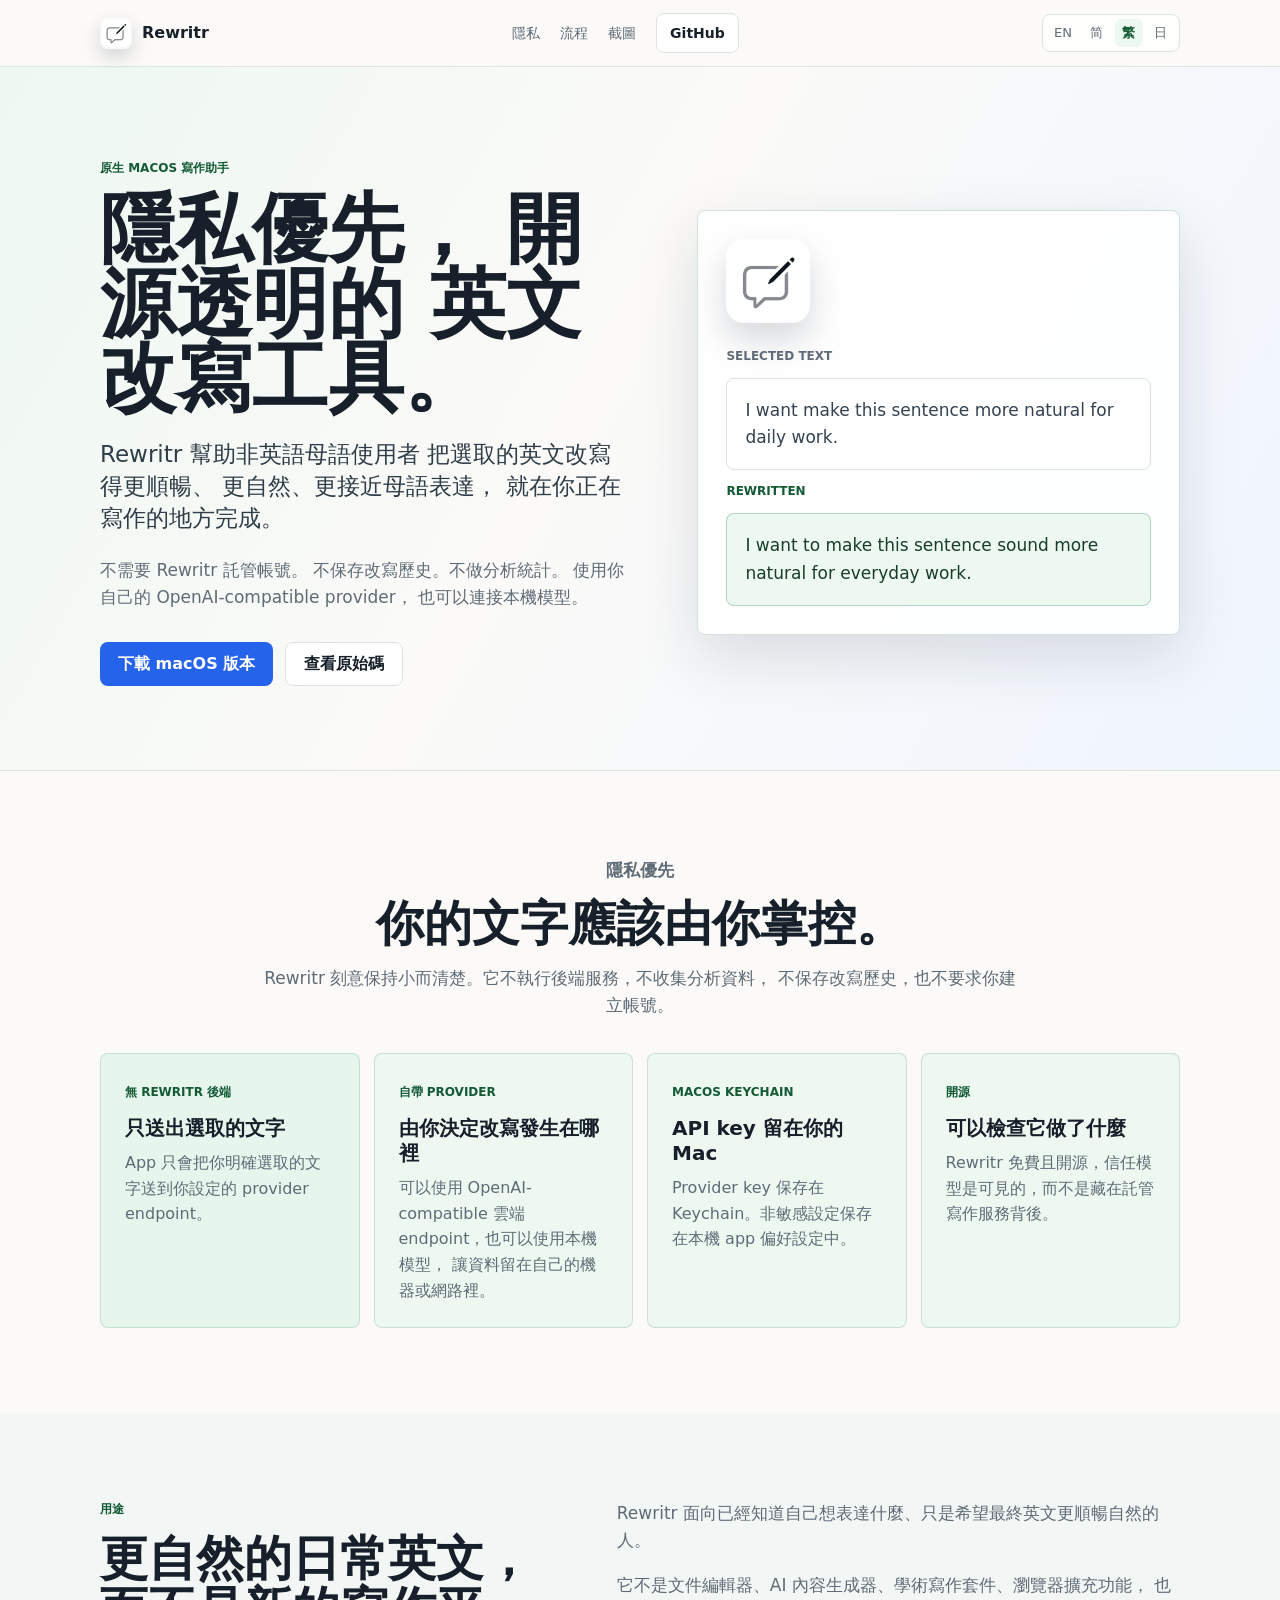
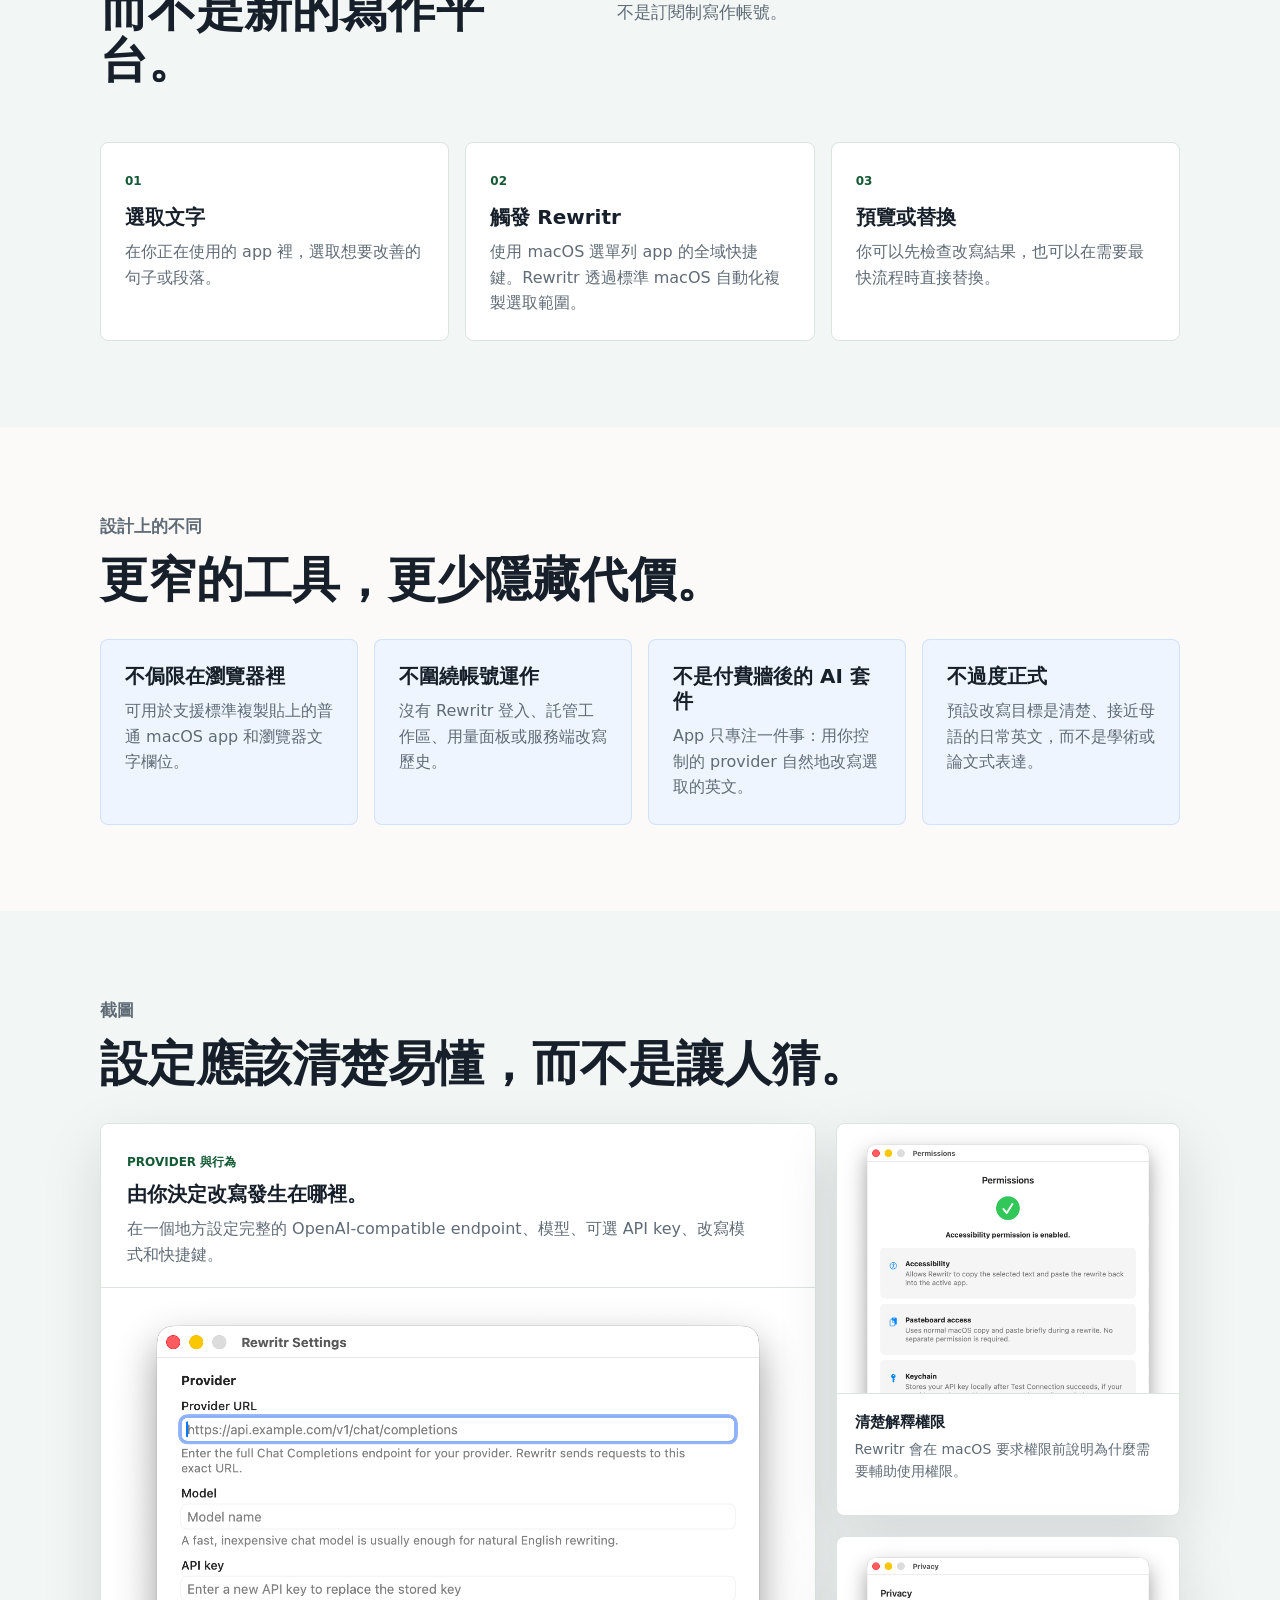
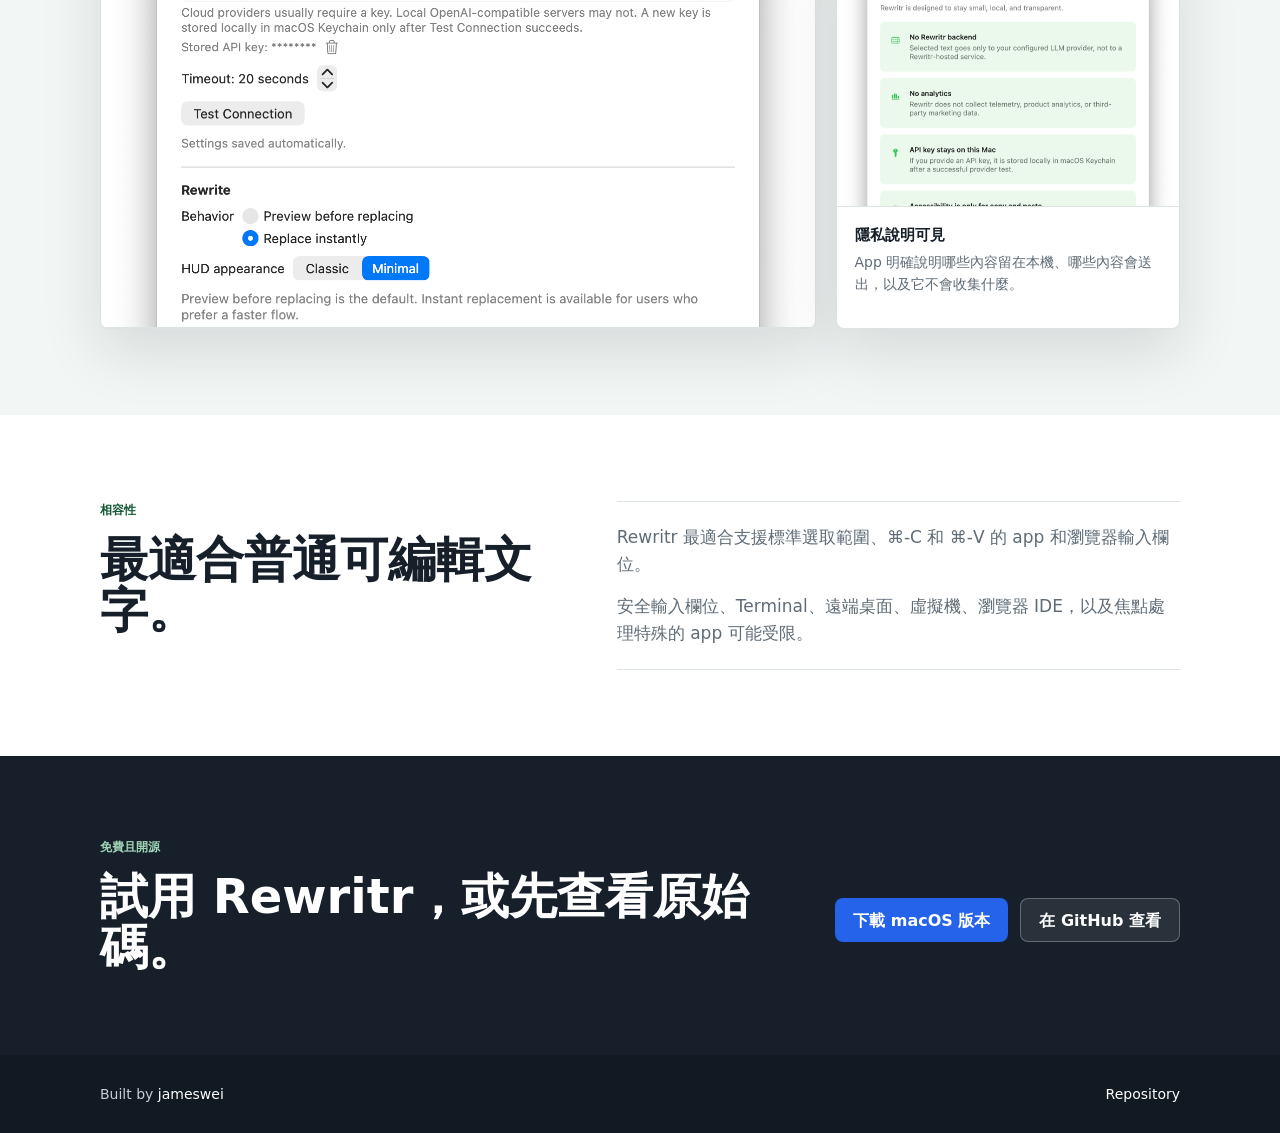
<file: website/zh-TW/index.html>
<!doctype html>
<html lang="zh-Hant">
  <head>
    <meta charset="utf-8" />
    <meta name="viewport" content="width=device-width, initial-scale=1" />
    <title>Rewritr - 面向 macOS 的隱私優先英文改寫</title>
    <meta
      name="description"
      content="Rewritr 是一個隱私優先、開源的 macOS 選單列 app，幫助非英語母語使用者把選取的英文改寫得更自然、更順暢。"
    />
    <link rel="alternate" hreflang="en" href="../" />
    <link rel="alternate" hreflang="zh-Hans" href="../zh-CN/" />
    <link rel="alternate" hreflang="zh-Hant" href="./" />
    <link rel="alternate" hreflang="ja" href="../ja/" />
    <link rel="alternate" hreflang="x-default" href="../" />
    <link rel="icon" href="../assets/app-icon.png" type="image/png" />
    <link rel="stylesheet" href="../css/styles.css" />
  </head>
  <body>
    <header class="site-header">
      <nav class="nav" aria-label="主導覽">
        <a class="brand" href="#top" aria-label="Rewritr 首頁">
          <img class="brand-mark" src="../assets/app-icon.png" alt="" />
          <span>Rewritr</span>
        </a>
        <div class="nav-links">
          <a href="#privacy">隱私</a>
          <a href="#workflow">流程</a>
          <a href="#screenshots">截圖</a>
          <a href="https://github.com/jameswei/rewritr" class="nav-button">GitHub</a>
        </div>
        <div class="language-switcher" aria-label="語言選擇">
          <a href="../">EN</a>
          <a href="../zh-CN/">简</a>
          <a href="./" aria-current="page">繁</a>
          <a href="../ja/">日</a>
        </div>
      </nav>
    </header>

    <main id="top">
      <section class="hero" aria-labelledby="hero-title">
        <div class="container hero-grid">
          <div class="hero-copy">
            <p class="eyebrow">原生 macOS 寫作助手</p>
            <h1 id="hero-title">
              <span class="title-part">隱私優先，</span>
              <span class="title-part">開源透明的</span>
              <span class="title-part">英文改寫工具。</span>
            </h1>
            <p class="hero-lede">
              <span class="mobile-line">Rewritr 幫助非英語母語使用者</span>
              <span class="mobile-line">把選取的英文改寫得更順暢、</span>
              <span class="mobile-line">更自然、更接近母語表達，</span>
              <span class="mobile-line">就在你正在寫作的地方完成。</span>
            </p>
            <p class="hero-note">
              <span class="mobile-line">不需要 Rewritr 託管帳號。</span>
              <span class="mobile-line">不保存改寫歷史。不做分析統計。</span>
              <span class="mobile-line">使用你自己的 OpenAI-compatible provider，</span>
              <span class="mobile-line">也可以連接本機模型。</span>
            </p>
            <div class="hero-actions" aria-label="主要操作">
              <a class="button primary" href="https://github.com/jameswei/rewritr/releases">下載 macOS 版本</a>
              <a class="button secondary" href="https://github.com/jameswei/rewritr">查看原始碼</a>
            </div>
          </div>
          <div class="hero-panel" aria-label="Rewritr 價值概覽">
            <img class="hero-icon" src="../assets/app-icon.png" alt="Rewritr app icon" />
            <div class="rewrite-demo">
              <span class="demo-label">Selected text</span>
              <p>I want make this sentence more natural for daily work.</p>
              <span class="demo-arrow" aria-hidden="true">Rewritten</span>
              <p class="demo-result">I want to make this sentence sound more natural for everyday work.</p>
            </div>
          </div>
        </div>
      </section>

      <section class="section trust-section" id="privacy" aria-labelledby="privacy-title">
        <div class="container section-heading compact">
          <p class="eyebrow">隱私優先</p>
          <h2 id="privacy-title">你的文字應該由你掌控。</h2>
          <p>
            Rewritr 刻意保持小而清楚。它不執行後端服務，不收集分析資料，
            不保存改寫歷史，也不要求你建立帳號。
          </p>
        </div>
        <div class="container value-grid">
          <article class="value-card highlight">
            <span>無 Rewritr 後端</span>
            <h3>只送出選取的文字</h3>
            <p>
              App 只會把你明確選取的文字送到你設定的 provider endpoint。
            </p>
          </article>
          <article class="value-card">
            <span>自帶 provider</span>
            <h3>由你決定改寫發生在哪裡</h3>
            <p>
              可以使用 OpenAI-compatible 雲端 endpoint，也可以使用本機模型，
              讓資料留在自己的機器或網路裡。
            </p>
          </article>
          <article class="value-card">
            <span>macOS Keychain</span>
            <h3>API key 留在你的 Mac</h3>
            <p>
              Provider key 保存在 Keychain。非敏感設定保存在本機 app 偏好設定中。
            </p>
          </article>
          <article class="value-card">
            <span>開源</span>
            <h3>可以檢查它做了什麼</h3>
            <p>
              Rewritr 免費且開源，信任模型是可見的，而不是藏在託管寫作服務背後。
            </p>
          </article>
        </div>
      </section>

      <section class="section muted" id="workflow" aria-labelledby="workflow-title">
        <div class="container split-layout">
          <div>
            <p class="eyebrow">用途</p>
            <h2 id="workflow-title">更自然的日常英文，而不是新的寫作平台。</h2>
          </div>
          <div class="section-copy">
            <p>
              Rewritr 面向已經知道自己想表達什麼、只是希望最終英文更順暢自然的人。
            </p>
            <p>
              它不是文件編輯器、AI 內容生成器、學術寫作套件、瀏覽器擴充功能，
              也不是訂閱制寫作帳號。
            </p>
          </div>
        </div>
        <div class="container step-grid" aria-label="改寫流程">
          <article class="step-card">
            <span>01</span>
            <h3>選取文字</h3>
            <p>在你正在使用的 app 裡，選取想要改善的句子或段落。</p>
          </article>
          <article class="step-card">
            <span>02</span>
            <h3>觸發 Rewritr</h3>
            <p>使用 macOS 選單列 app 的全域快捷鍵。Rewritr 透過標準 macOS 自動化複製選取範圍。</p>
          </article>
          <article class="step-card">
            <span>03</span>
            <h3>預覽或替換</h3>
            <p>你可以先檢查改寫結果，也可以在需要最快流程時直接替換。</p>
          </article>
        </div>
      </section>

      <section class="section" id="different" aria-labelledby="different-title">
        <div class="container section-heading">
          <p class="eyebrow">設計上的不同</p>
          <h2 id="different-title">更窄的工具，更少隱藏代價。</h2>
        </div>
        <div class="container difference-grid">
          <article>
            <h3>不侷限在瀏覽器裡</h3>
            <p>可用於支援標準複製貼上的普通 macOS app 和瀏覽器文字欄位。</p>
          </article>
          <article>
            <h3>不圍繞帳號運作</h3>
            <p>沒有 Rewritr 登入、託管工作區、用量面板或服務端改寫歷史。</p>
          </article>
          <article>
            <h3>不是付費牆後的 AI 套件</h3>
            <p>App 只專注一件事：用你控制的 provider 自然地改寫選取的英文。</p>
          </article>
          <article>
            <h3>不過度正式</h3>
            <p>預設改寫目標是清楚、接近母語的日常英文，而不是學術或論文式表達。</p>
          </article>
        </div>
      </section>

      <section class="section muted" id="screenshots" aria-labelledby="screenshots-title">
        <div class="container section-heading">
          <p class="eyebrow">截圖</p>
          <h2 id="screenshots-title">設定應該清楚易懂，而不是讓人猜。</h2>
        </div>
        <div class="container screenshot-showcase">
          <figure class="screenshot primary-shot">
            <div class="shot-copy">
              <span>Provider 與行為</span>
              <h3>由你決定改寫發生在哪裡。</h3>
              <p>在一個地方設定完整的 OpenAI-compatible endpoint、模型、可選 API key、改寫模式和快捷鍵。</p>
            </div>
            <img src="../assets/screenshot_settings.png" alt="Rewritr settings with provider configuration, rewrite behavior, HUD appearance, and shortcut" />
          </figure>
          <div class="supporting-shots">
            <figure class="screenshot compact-shot">
              <img src="../assets/screenshot_permissions.png" alt="Rewritr permission setup screen with Accessibility permission status" />
              <figcaption>
                <strong>清楚解釋權限</strong>
                Rewritr 會在 macOS 要求權限前說明為什麼需要輔助使用權限。
              </figcaption>
            </figure>
            <figure class="screenshot compact-shot">
              <img src="../assets/screenshot_privacy.png" alt="Rewritr privacy page showing local storage and provider transparency" />
              <figcaption>
                <strong>隱私說明可見</strong>
                App 明確說明哪些內容留在本機、哪些內容會送出，以及它不會收集什麼。
              </figcaption>
            </figure>
          </div>
        </div>
      </section>

      <section class="section limits" id="limits" aria-labelledby="limits-title">
        <div class="container split-layout">
          <div>
            <p class="eyebrow">相容性</p>
            <h2 id="limits-title">最適合普通可編輯文字。</h2>
          </div>
          <div class="limit-list">
            <p>Rewritr 最適合支援標準選取範圍、⌘-C 和 ⌘-V 的 app 和瀏覽器輸入欄位。</p>
            <p>安全輸入欄位、Terminal、遠端桌面、虛擬機、瀏覽器 IDE，以及焦點處理特殊的 app 可能受限。</p>
          </div>
        </div>
      </section>

      <section class="cta" aria-labelledby="cta-title">
        <div class="container cta-inner">
          <div>
            <p class="eyebrow">免費且開源</p>
            <h2 id="cta-title">試用 Rewritr，或先查看原始碼。</h2>
          </div>
          <div class="hero-actions">
            <a class="button primary" href="https://github.com/jameswei/rewritr/releases">下載 macOS 版本</a>
            <a class="button secondary dark" href="https://github.com/jameswei/rewritr">在 GitHub 查看</a>
          </div>
        </div>
      </section>
    </main>

    <footer class="footer">
      <div class="container footer-inner">
        <span>Built by <a href="https://github.com/jameswei">jameswei</a></span>
        <span><a href="https://github.com/jameswei/rewritr">Repository</a></span>
      </div>
    </footer>
  </body>
</html>
</file>
<file: website/css/styles.css>
:root {
  --bg: #fbfaf8;
  --surface: #ffffff;
  --surface-muted: #f2f6f4;
  --surface-green: #edf8f1;
  --surface-blue: #eef5ff;
  --text: #17202a;
  --muted: #5f6b76;
  --line: #dbe4dd;
  --accent: #2563eb;
  --accent-strong: #1d4ed8;
  --green: #217a4b;
  --green-strong: #145a35;
  --shadow: 0 22px 60px rgba(20, 30, 45, 0.13);
  --radius: 8px;
  --container: 1080px;
}

* {
  box-sizing: border-box;
}

html {
  scroll-behavior: smooth;
}

body {
  margin: 0;
  background: var(--bg);
  color: var(--text);
  font-family: -apple-system, BlinkMacSystemFont, "Segoe UI", system-ui, sans-serif;
  line-height: 1.6;
}

:lang(zh-Hans),
:lang(zh-Hant),
:lang(ja) {
  word-break: normal;
  overflow-wrap: anywhere;
}

img {
  display: block;
  max-width: 100%;
}

a {
  color: inherit;
}

.site-header {
  position: sticky;
  top: 0;
  z-index: 20;
  background: rgba(251, 250, 248, 0.9);
  border-bottom: 1px solid rgba(219, 228, 221, 0.9);
  backdrop-filter: blur(18px);
}

.nav {
  width: min(100% - 32px, var(--container));
  min-height: 66px;
  margin: 0 auto;
  display: flex;
  align-items: center;
  justify-content: space-between;
  gap: 24px;
}

.brand {
  display: inline-flex;
  align-items: center;
  gap: 10px;
  font-weight: 780;
  text-decoration: none;
}

.brand-mark {
  width: 32px;
  height: 32px;
  border-radius: 8px;
  box-shadow: 0 8px 18px rgba(15, 23, 42, 0.16);
}

.nav-links {
  display: flex;
  align-items: center;
  gap: 20px;
  color: var(--muted);
  font-size: 14px;
}

.nav-links a {
  text-decoration: none;
}

.nav-links a:hover,
.language-switcher a:hover,
.footer a:hover {
  color: var(--accent);
}

.nav-button {
  padding: 8px 13px;
  border: 1px solid var(--line);
  border-radius: 8px;
  background: var(--surface);
  color: var(--text);
  font-weight: 680;
}

.language-switcher {
  display: inline-flex;
  align-items: center;
  gap: 4px;
  padding: 4px;
  border: 1px solid var(--line);
  border-radius: 8px;
  background: rgba(255, 255, 255, 0.74);
  color: var(--muted);
  font-size: 13px;
}

.language-switcher a {
  min-width: 28px;
  padding: 4px 7px;
  border-radius: 6px;
  text-align: center;
  text-decoration: none;
}

.language-switcher a[aria-current="page"] {
  background: var(--surface-green);
  color: var(--green-strong);
  font-weight: 760;
}

.container {
  width: calc(100% - 32px);
  max-width: var(--container);
  margin: 0 auto;
}

.hero {
  padding: 92px 0 84px;
  border-bottom: 1px solid var(--line);
  background:
    linear-gradient(120deg, rgba(237, 248, 241, 0.95), rgba(251, 250, 248, 0.94) 46%, rgba(238, 245, 255, 0.92)),
    var(--bg);
}

.hero-grid {
  display: grid;
  grid-template-columns: minmax(0, 1.05fr) minmax(320px, 0.95fr);
  gap: 64px;
  align-items: center;
}

.hero-copy {
  min-width: 0;
  max-width: 700px;
}

.eyebrow {
  margin: 0 0 14px;
  color: var(--green-strong);
  font-size: 12px;
  font-weight: 780;
  letter-spacing: 0;
  text-transform: uppercase;
}

h1,
h2,
h3,
p {
  margin-top: 0;
}

h1 {
  margin-bottom: 22px;
  max-width: 760px;
  font-size: 76px;
  line-height: 0.98;
  letter-spacing: 0;
  overflow-wrap: break-word;
}

h2 {
  margin-bottom: 16px;
  font-size: 48px;
  line-height: 1.06;
  letter-spacing: 0;
}

h3 {
  margin-bottom: 9px;
  font-size: 20px;
  line-height: 1.25;
  letter-spacing: 0;
}

.hero-lede {
  max-width: 660px;
  color: #2f3d48;
  font-size: 23px;
  line-height: 1.4;
}

.hero-note {
  max-width: 640px;
  margin-bottom: 0;
  color: var(--muted);
  font-size: 17px;
}

.name-note {
  max-width: 620px;
  margin: 20px 0 0;
  padding-left: 14px;
  border-left: 3px solid rgba(33, 122, 75, 0.34);
  color: #485662;
  font-size: 15px;
  line-height: 1.55;
}

.name-note strong {
  color: var(--text);
  font-weight: 760;
}

.mobile-line {
  display: inline;
}

.hero-actions {
  display: flex;
  flex-wrap: wrap;
  gap: 12px;
  margin-top: 30px;
}

.button {
  display: inline-flex;
  align-items: center;
  justify-content: center;
  max-width: 100%;
  min-height: 44px;
  padding: 0 18px;
  border-radius: 8px;
  font-weight: 740;
  text-decoration: none;
}

.button.primary {
  background: var(--accent);
  color: #ffffff;
}

.button.primary:hover {
  background: var(--accent-strong);
}

.button.secondary {
  background: var(--surface);
  border: 1px solid var(--line);
  color: var(--text);
}

.button.secondary.dark {
  background: rgba(255, 255, 255, 0.08);
  border-color: rgba(255, 255, 255, 0.28);
  color: #ffffff;
}

.hero-panel {
  position: relative;
  min-width: 0;
  padding: 28px;
  border: 1px solid rgba(33, 122, 75, 0.2);
  border-radius: var(--radius);
  background: rgba(255, 255, 255, 0.82);
  box-shadow: var(--shadow);
}

.hero-icon {
  width: 84px;
  height: 84px;
  margin-bottom: 24px;
  border-radius: 18px;
  box-shadow: 0 16px 32px rgba(15, 23, 42, 0.16);
}

.rewrite-demo {
  display: grid;
  gap: 12px;
}

.rewrite-demo p {
  margin: 0;
  padding: 18px;
  border: 1px solid var(--line);
  border-radius: var(--radius);
  background: #ffffff;
  color: #344250;
  font-size: 17px;
}

.rewrite-demo .demo-result {
  border-color: rgba(33, 122, 75, 0.28);
  background: var(--surface-green);
  color: #193d2a;
}

.demo-label,
.demo-arrow {
  color: var(--muted);
  font-size: 12px;
  font-weight: 780;
  text-transform: uppercase;
}

.demo-arrow {
  color: var(--green-strong);
}

.section {
  padding: 86px 0;
}

.muted {
  background: var(--surface-muted);
}

.section-heading {
  margin-bottom: 34px;
}

.section-heading.compact {
  max-width: 760px;
  text-align: center;
}

.section-heading h2 {
  max-width: 780px;
}

.section-heading p,
.section-copy,
.limit-list {
  color: var(--muted);
  font-size: 17px;
}

.value-grid {
  display: grid;
  grid-template-columns: repeat(4, minmax(0, 1fr));
  gap: 14px;
}

.value-card,
.step-card,
.difference-grid article {
  min-height: 100%;
  padding: 24px;
  border: 1px solid var(--line);
  border-radius: var(--radius);
  background: var(--surface);
}

.value-card {
  background: var(--surface-green);
  border-color: rgba(33, 122, 75, 0.18);
}

.value-card.highlight {
  background: #e6f6ec;
}

.value-card span,
.step-card span {
  display: inline-flex;
  margin-bottom: 14px;
  color: var(--green-strong);
  font-size: 12px;
  font-weight: 800;
  text-transform: uppercase;
}

.value-card p,
.step-card p,
.difference-grid p {
  margin-bottom: 0;
  color: var(--muted);
}

.split-layout {
  display: grid;
  grid-template-columns: minmax(0, 0.9fr) minmax(0, 1.1fr);
  gap: 56px;
  align-items: start;
}

.step-grid {
  display: grid;
  grid-template-columns: repeat(3, minmax(0, 1fr));
  gap: 16px;
  margin-top: 40px;
}

.step-card {
  background: #ffffff;
}

.difference-grid {
  display: grid;
  grid-template-columns: repeat(4, minmax(0, 1fr));
  gap: 16px;
}

.difference-grid article {
  background: var(--surface-blue);
  border-color: rgba(37, 99, 235, 0.14);
}

.screenshot-showcase {
  display: grid;
  grid-template-columns: minmax(0, 1.35fr) minmax(320px, 0.65fr);
  gap: 20px;
  align-items: stretch;
}

.screenshot {
  margin: 0;
  border: 1px solid var(--line);
  border-radius: var(--radius);
  background: var(--surface);
  overflow: hidden;
  box-shadow: var(--shadow);
}

.primary-shot {
  display: grid;
  grid-template-rows: auto minmax(0, 1fr);
}

.shot-copy {
  padding: 24px 26px 20px;
  border-bottom: 1px solid var(--line);
  background: #ffffff;
}

.shot-copy span {
  display: inline-flex;
  margin-bottom: 10px;
  color: var(--green-strong);
  font-size: 12px;
  font-weight: 800;
  text-transform: uppercase;
}

.shot-copy p {
  max-width: 620px;
  margin-bottom: 0;
  color: var(--muted);
}

.supporting-shots {
  display: grid;
  gap: 20px;
}

.screenshot img {
  width: 100%;
  height: auto;
  max-height: 640px;
  object-fit: cover;
  object-position: top center;
  border-bottom: 1px solid var(--line);
}

.primary-shot img {
  height: 100%;
  min-height: 520px;
}

.compact-shot img {
  max-height: 270px;
}

.screenshot figcaption {
  min-height: 96px;
  padding: 16px 18px;
  color: var(--muted);
  font-size: 14px;
}

.screenshot figcaption strong {
  display: block;
  margin-bottom: 4px;
  color: var(--text);
  font-size: 15px;
}

.limits {
  background: #ffffff;
}

.limit-list {
  display: grid;
  gap: 14px;
  padding: 22px 0;
  border-top: 1px solid var(--line);
  border-bottom: 1px solid var(--line);
}

.limit-list p {
  margin-bottom: 0;
}

.cta {
  padding: 82px 0;
  background: var(--text);
  color: #ffffff;
}

.cta .eyebrow {
  color: #9fd4b5;
}

.cta-inner {
  display: flex;
  align-items: center;
  justify-content: space-between;
  gap: 32px;
}

.cta h2 {
  max-width: 660px;
  margin-bottom: 0;
}

.footer {
  padding: 28px 0;
  background: #111922;
  color: #c4ced8;
  font-size: 14px;
}

.footer-inner {
  display: flex;
  justify-content: space-between;
  gap: 16px;
}

.footer a {
  color: #ffffff;
  text-decoration: none;
}

@media (max-width: 900px) {
  .nav {
    min-height: auto;
    padding: 14px 0;
    align-items: flex-start;
    flex-direction: column;
  }

  .nav-links {
    width: 100%;
    gap: 14px;
    overflow-x: auto;
    padding-bottom: 4px;
  }

  .language-switcher {
    max-width: 100%;
    overflow-x: auto;
  }

  .hero {
    padding: 70px 0 64px;
  }

  .hero-grid,
  .split-layout,
  .screenshot-showcase,
  .step-grid,
  .difference-grid,
  .cta-inner {
    grid-template-columns: 1fr;
  }

  .cta-inner {
    display: grid;
  }

  .value-grid {
    grid-template-columns: repeat(2, minmax(0, 1fr));
  }

  h1 {
    font-size: 56px;
  }

  h2 {
    font-size: 38px;
  }

  .hero-lede {
    font-size: 20px;
  }

  .section {
    padding: 64px 0;
  }

  .primary-shot img {
    min-height: 0;
  }
}

@media (max-width: 560px) {
  .nav-links a:not(.nav-button) {
    display: none;
  }

  .hero-actions,
  .button {
    width: 100%;
  }

  .hero-copy,
  .hero-panel,
  .hero-actions {
    justify-self: start;
    width: calc(100vw - 32px);
    max-width: calc(100vw - 32px);
  }

  .rewrite-demo p {
    max-width: 100%;
  }

  .title-part {
    display: block;
  }

  .mobile-line {
    display: block;
    max-width: calc(100vw - 32px);
  }

  .button {
    flex: 0 0 calc(100vw - 48px);
    width: calc(100vw - 48px);
  }

  .value-grid {
    grid-template-columns: 1fr;
  }

  h1 {
    font-size: 40px;
  }

  h2 {
    font-size: 32px;
  }

  .hero-panel {
    padding: 20px;
  }

  .footer-inner {
    flex-direction: column;
  }
}
</file>
